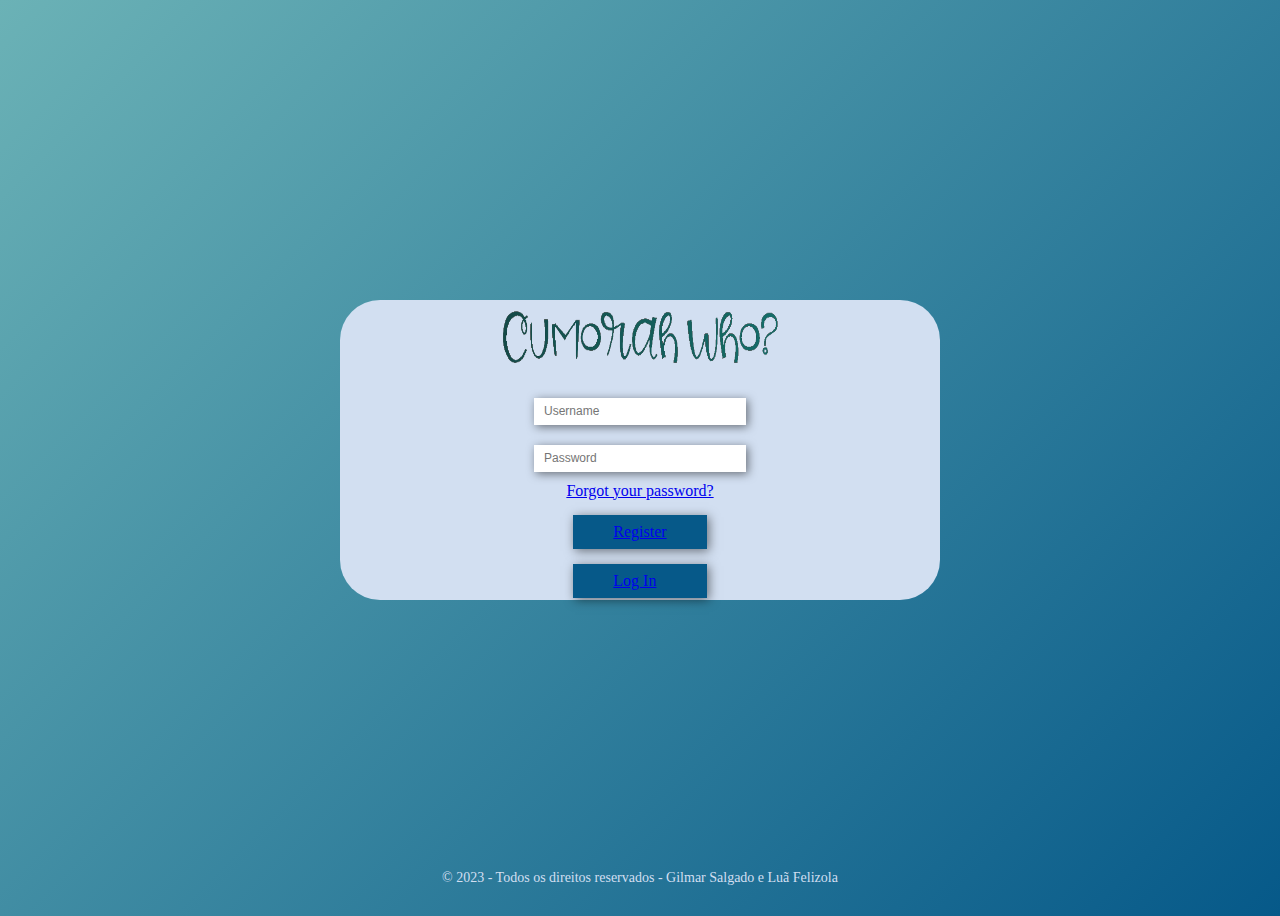
<file: index.html>
<!DOCTYPE html>
<html lang="en">
<head>
    <meta charset="UTF-8">
    <meta name="viewport" content="width=device-width, initial-scale=1.0">
    <link href="./assets/css/index.css" rel="stylesheet">
    <title>Cumorah Who?</title>
</head>
<body>
    <main id="main">
        <div id="loginScreen">
            <div id="title"><img id="title_img" src="./assets/img/logo.png"></div>
                <div id="username">
                    <input type="text" placeholder="Username">
                </div>
                <div id="password">
                    <input type="password" placeholder="Password">
                </div>
                <div id="forgot_password">
                    <a href="./pages/forgotpassword.html">Forgot your password?</a>
                </div>
                <div id="login_register">
                    <div id="login">
                        <a href="./pages/register.html">Register</a>
                    </div>
                    <div id="login">
                        <a href="./pages/selectquiz.html">Log In</a>
                    </div>
                </div>
            
            </div>
   
    </main>


    <footer>
         <p>&copy; 2023 - Todos os direitos reservados - Gilmar Salgado e Luã Felizola</p>
    </footer>
</body>
</html>
</file>
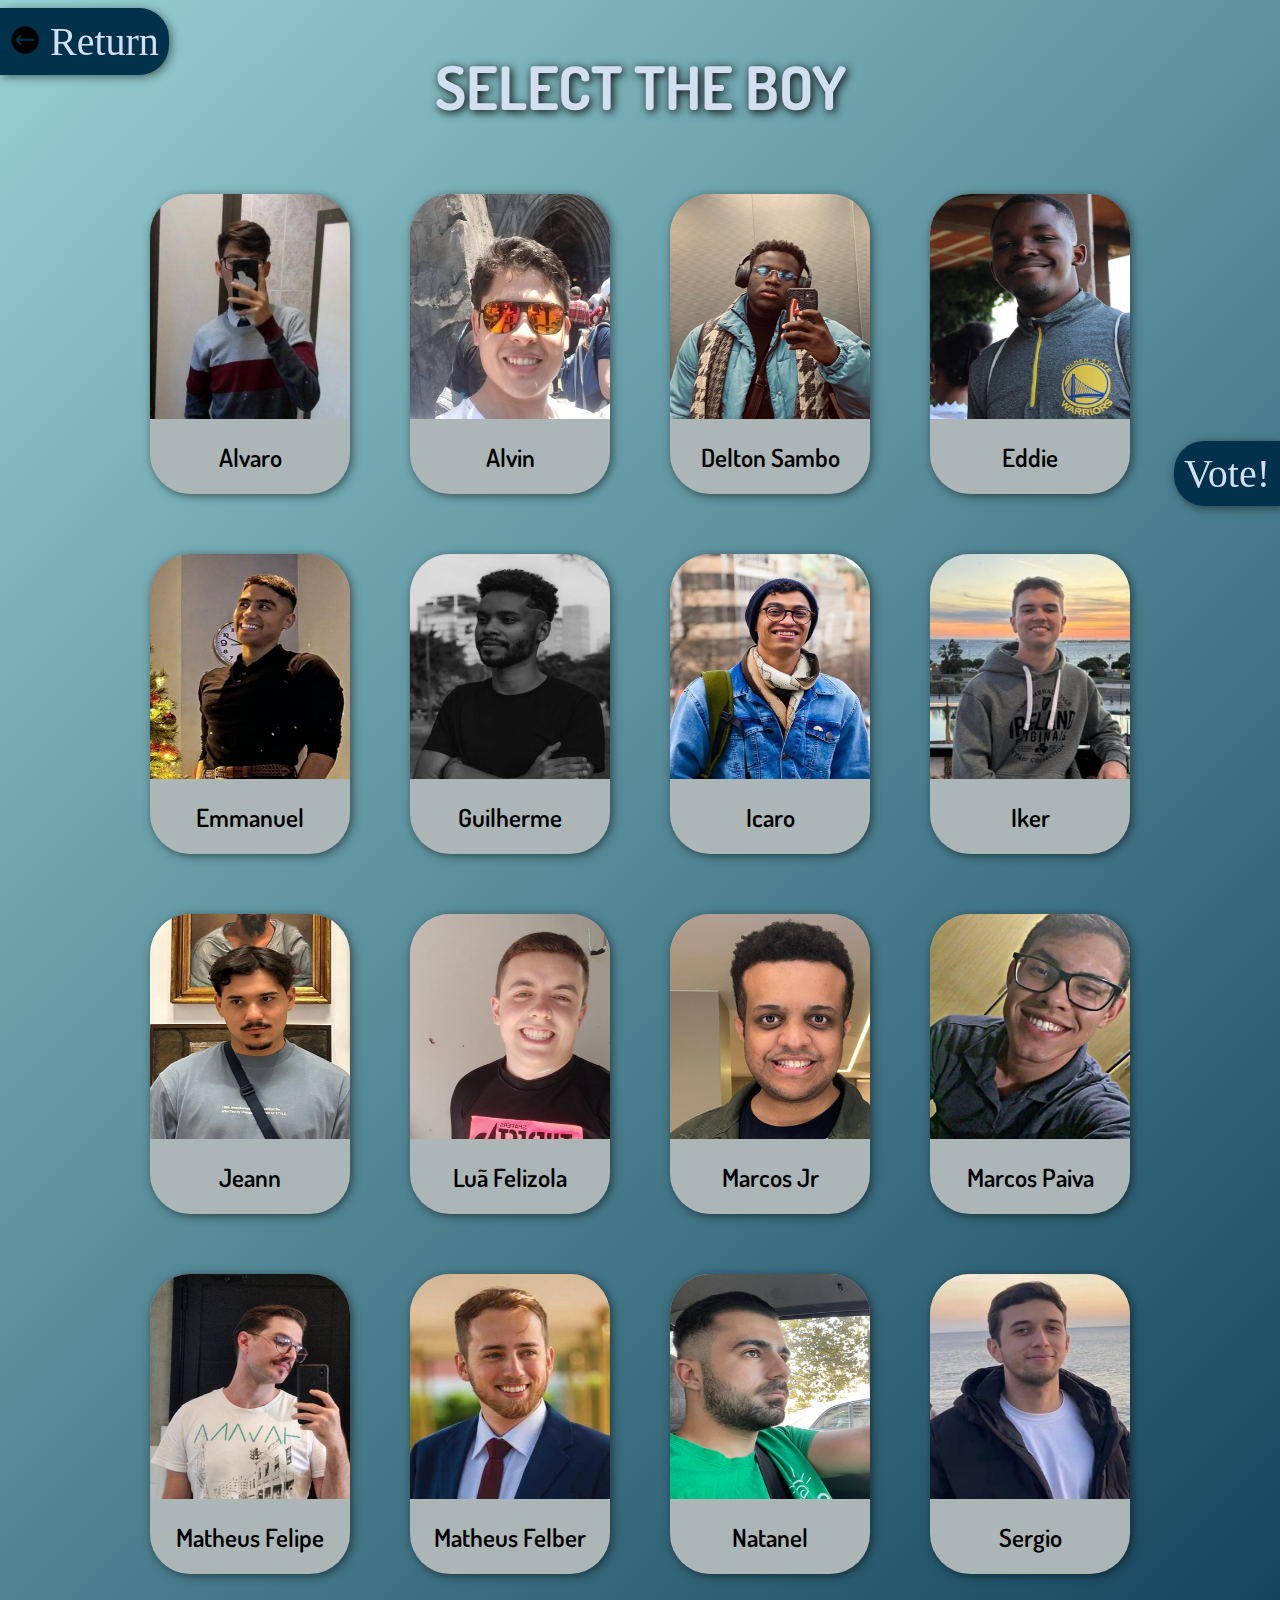
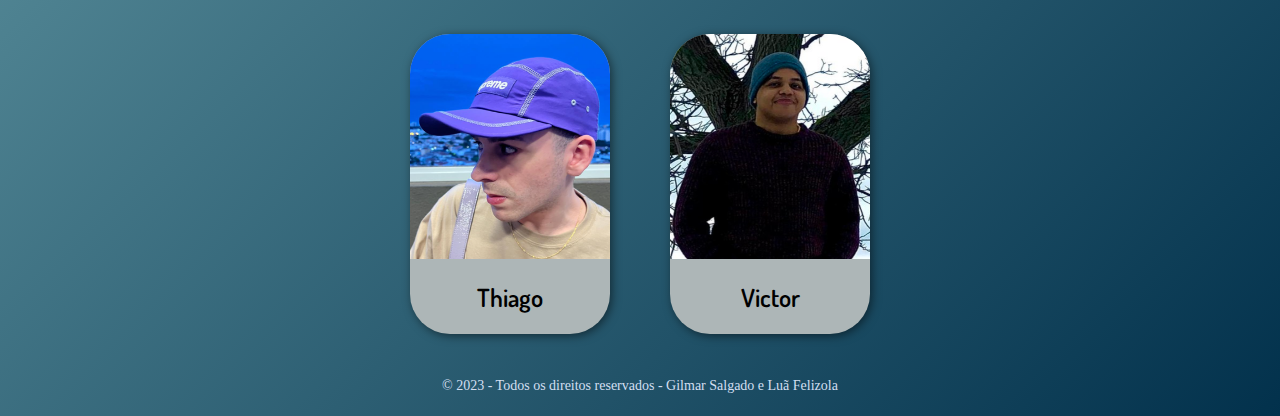
<file: pages/bestlookingboy.html>
<!DOCTYPE html>
<html lang="en">
<head>
    <meta charset="UTF-8">
    <meta name="viewport" content="width=device-width, initial-scale=1.0">
    <link href="../assets/css/bestlookingboy.css" rel="stylesheet">
    <link rel="preconnect" href="https://fonts.googleapis.com">
    <link rel="preconnect" href="https://fonts.gstatic.com" crossorigin>
    <link href="https://fonts.googleapis.com/css2?family=Dosis:wght@200..800&family=Protest+Revolution&display=swap" rel="stylesheet">
    <title>Select Your Person - Cumorah Who?</title>
</head>
<body>
    <body>
        <main id="main">
            <div id="topbuttons">
                <a id="returnbutton" href="./selectquiz.html"> <img id="returnimg" src="../assets/img/back.png"> Return</a>
            </div>
            <div class="title"><h1>SELECT THE BOY</h1></div>
            <div id="people_options">
                <div class="option">
                    <img class="option_img" src="../assets/img/people/Alvaro.png">
                    <a  class="select">
                        <div class="option_name">Alvaro</div>
                    </a>
                </div>
                <div class="option">
                    <img class="option_img" src="../assets/img/people/Alvin.jpg">
                    <a  class="select">
                        <div class="option_name">Alvin</div>
                    </a>
                </div>
                <div class="option">
                    <img class="option_img" src="../assets/img/people/delton.png">
                    <a  class="select">
                        <div class="option_name">Delton Sambo</div>
                    </a>
                </div>
                <div class="option">
                    <img class="option_img" src="../assets/img/people/eddie.png">
                    <a  class="select">
                        <div class="option_name">Eddie</div>
                    </a>
                </div>
                <div class="option">
                    <img class="option_img" src="../assets/img/people/emmanuel.png">
                    <a  class="select">
                        <div class="option_name">Emmanuel</div>
                    </a>
                </div>
                <div class="option">
                    <img class="option_img" src="../assets/img/people/guilherme.png">
                    <a  class="select">
                        <div class="option_name">Guilherme</div>
                    </a>
                </div>
                <div class="option">
                    <img class="option_img" src="../assets/img/people/icaro.png">
                    <a  class="select">
                        <div class="option_name">Icaro</div>
                    </a>
                </div>
                <div class="option">
                    <img class="option_img" src="../assets/img/people/iker.png">
                    <a  class="select">
                        <div class="option_name">Iker</div>
                    </a>
                </div>
                <div class="option">
                    <img class="option_img" src="../assets/img/people/jeann.png">
                    <a  class="select">
                        <div class="option_name">Jeann</div>
                    </a>
                </div>
                <div class="option">
                    <img class="option_img" src="../assets/img/people/lua.png">
                    <a href="thankyou.html" class="select">
                        <div class="option_name">Luã Felizola</div>
                    </a>
                </div>
                <div class="option">
                    <img class="option_img" src="../assets/img/people/marcos jr.png">
                    <a href="thankyou.html" class="select">
                        <div class="option_name">Marcos Jr</div>
                    </a>
                </div>
                <div class="option">
                    <img class="option_img" src="../assets/img/people/marcos p.png">
                    <a href="thankyou.html" class="select">
                       
                        <div class="option_name">Marcos Paiva</div>
                    </a>
                </div>
                <div class="option">
                    <img class="option_img" src="../assets/img/people/matheusfelipe.png">
                    <a  class="select">
                        <div class="option_name">Matheus Felipe</div>
                    </a>
                </div>
                <div class="option">
                    <img class="option_img" src="../assets/img/people/matheusfelber.jpeg">
                    <a  class="select">
                        <div class="option_name">Matheus Felber</div>
                    </a>
                </div>
                <div class="option">
                    <img class="option_img" src="../assets/img/people/natanel.png">
                    <a  class="select">
                        <div class="option_name">Natanel</div>
                    </a>
                </div>
                <div class="option">
                    <img class="option_img" src="../assets/img/people/sergio.png">
                    <a  class="select">
                        <div class="option_name">Sergio</div>
                    </a>
                </div>
                <div class="option">
                    <img class="option_img" src="../assets/img/people/thiago.png">
                    <a  class="select">
                        <div class="option_name">Thiago</div>
                    </a>
                </div>
                <div class="option">
                    <img class="option_img" src="../assets/img/people/victor.png">
                    <a  class="select">
                        <div class="option_name">Victor</div>
                    </a>
                </div>

            </div>
            
        </main>
    
        <div id="vote_button_container">
            <a href="thankyou.html" id="vote_anchor">Vote!</a>
        </div>

        <footer>
             <p>&copy; 2023 - Todos os direitos reservados - Gilmar Salgado e Luã Felizola</p>
        </footer>
    </body>
    </html>
    
</body>

</html>
</file>
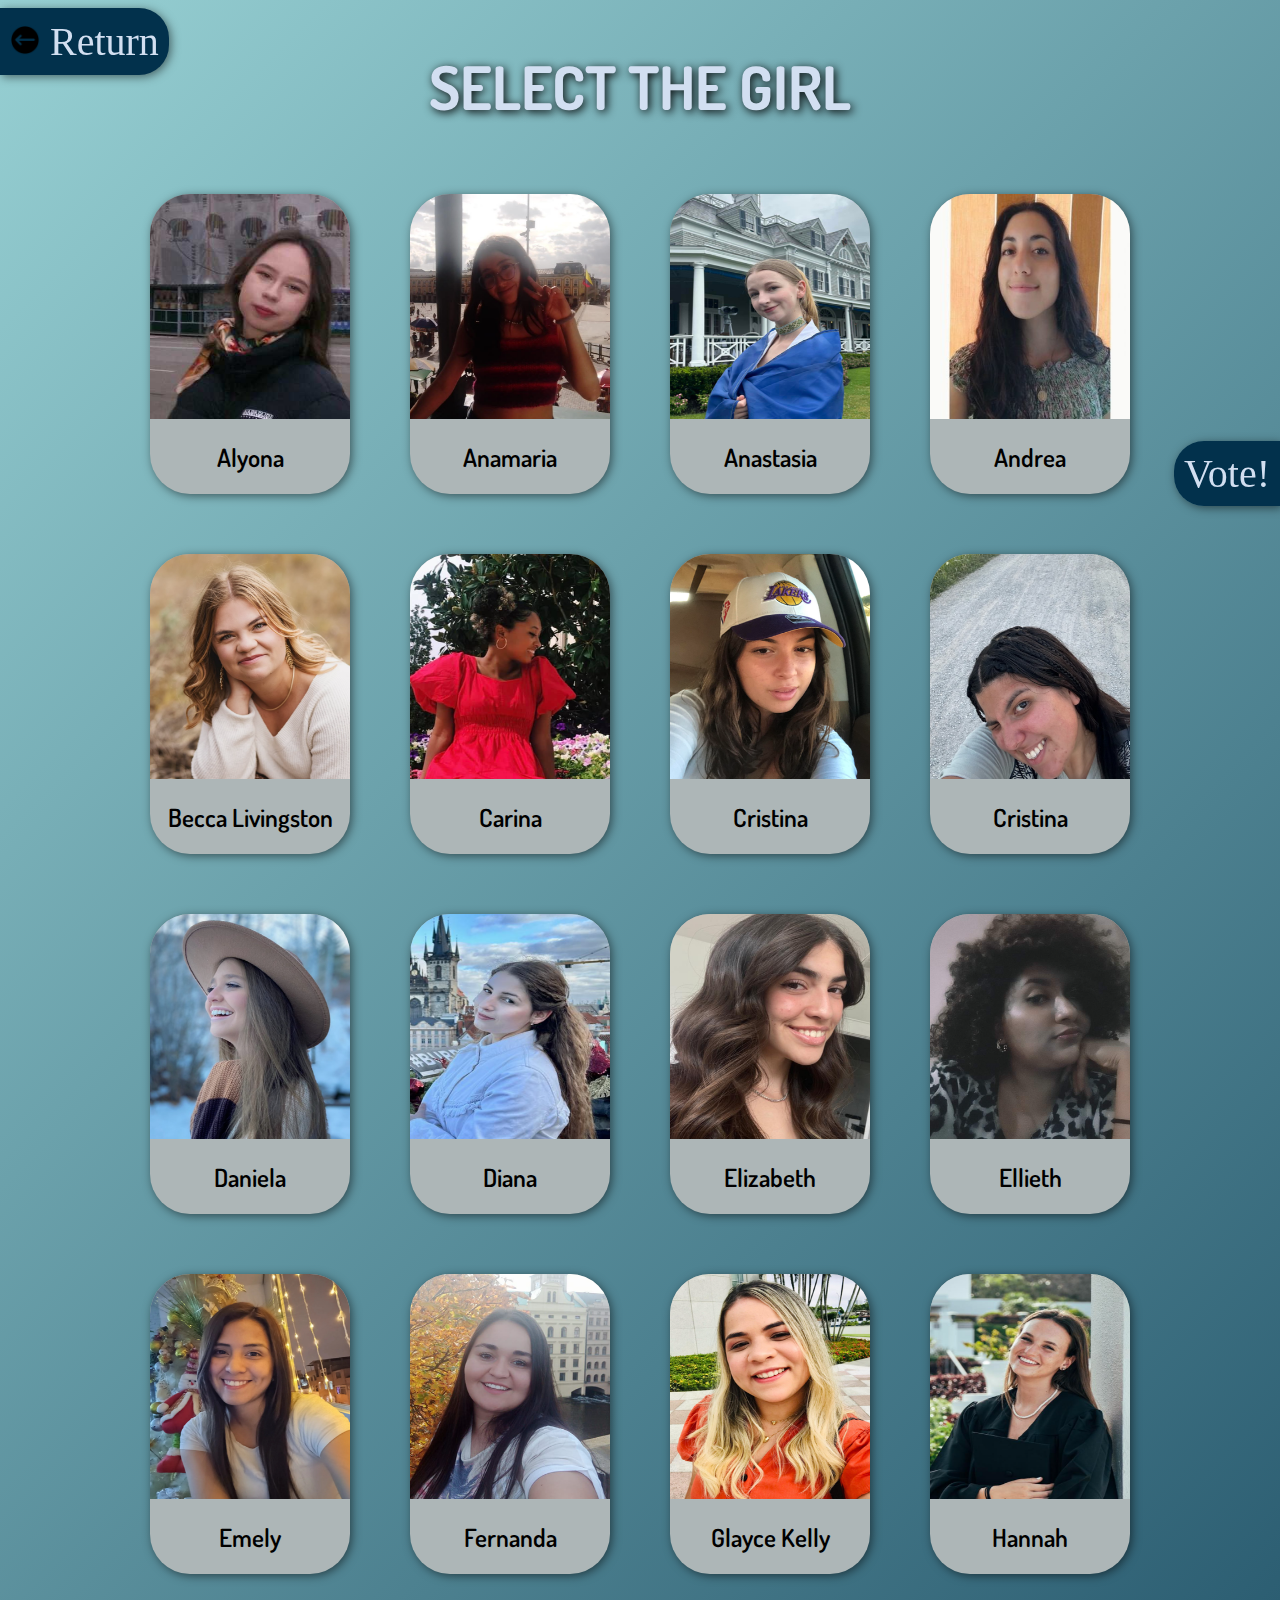
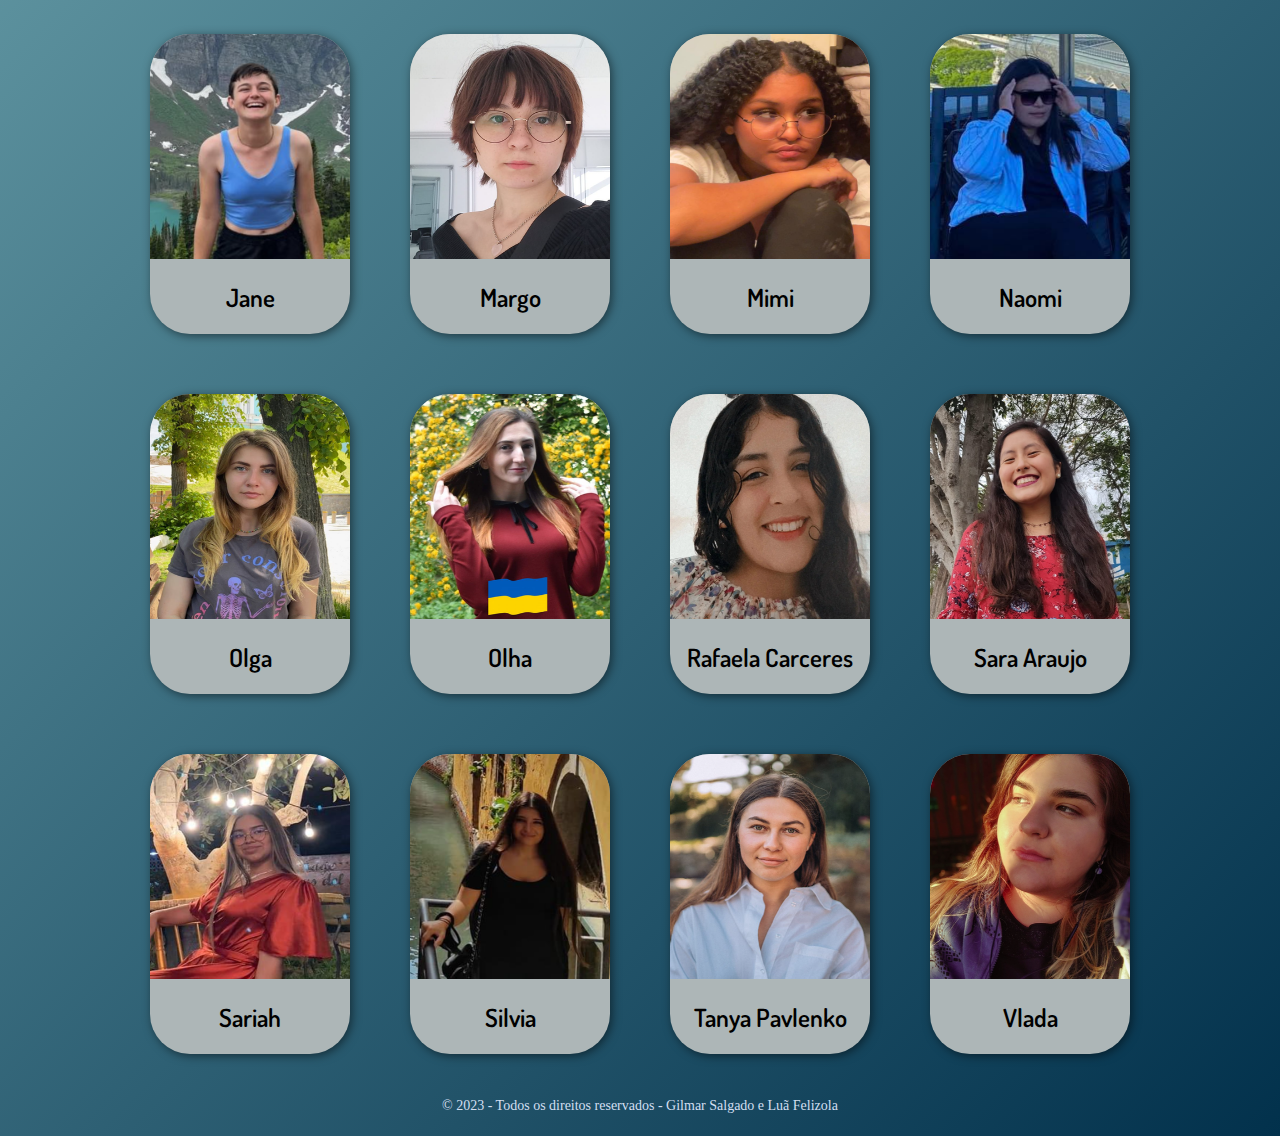
<file: pages/bestlookinggirl.html>
<!DOCTYPE html>
<html lang="en">
<head>
    <meta charset="UTF-8">
    <meta name="viewport" content="width=device-width, initial-scale=1.0">
    <link href="../assets/css/bestlookinggirl.css" rel="stylesheet">
    <link rel="preconnect" href="https://fonts.googleapis.com">
    <link rel="preconnect" href="https://fonts.gstatic.com" crossorigin>
    <link href="https://fonts.googleapis.com/css2?family=Dosis:wght@200..800&family=Protest+Revolution&display=swap" rel="stylesheet">
    <title>Select Your Person - Cumorah Who?</title>
</head>
<body>
    <body>
        <main id="main">
            <div id="topbuttons">
                <a id="returnbutton" href="./selectquiz.html"> <img id="returnimg" src="../assets/img/back.png"> Return</a>
            </div>
            <div class="title"><h1>SELECT THE GIRL</h1></div>
            <div id="people_options">
                <div class="option">
                    <img class="option_img" src="../assets/img/people/alyona.jpeg">
                    <a href="thankyou.html" class="select">
                        <div class="option_name">Alyona</div>
                    </a>
                </div>
                <div class="option">
                    <img class="option_img" src="../assets/img/people/anamaria.png">
                    <a  class="select">
                        <div class="option_name">Anamaria</div>
                    </a>
                </div>
                <div class="option">
                    <img class="option_img" src="../assets/img/people/anastasia.png">
                    <a  class="select">
                        <div class="option_name">Anastasia</div>
                    </a>
                </div>
                <div class="option">
                    <img class="option_img" src="../assets/img/people/andrea.jpg">
                    <a  class="select">
                        <div class="option_name">Andrea</div>
                    </a>
                </div>
                <div class="option">
                    <img class="option_img" src="../assets/img/people/becca.png">
                    <a  class="select">
                        <div class="option_name">Becca Livingston</div>
                    </a>
                </div>
                <div class="option">
                    <img class="option_img" src="../assets/img/people/carina.png">
                    <a  class="select">
                        <div class="option_name">Carina</div>
                    </a>
                </div>
                <div class="option">
                    <img class="option_img" src="../assets/img/people/cristina a.png">
                    <a  class="select">
                        <div class="option_name">Cristina</div>
                    </a>
                </div>
                <div class="option">
                    <img class="option_img" src="../assets/img/people/cristina b.png">
                    <a  class="select">
                        <div class="option_name">Cristina</div>
                    </a>
                </div>
                <div class="option">
                    <img class="option_img" src="../assets/img/people/daniela.png">
                    <a  class="select">
                        <div class="option_name">Daniela</div>
                    </a>
                </div>
                <div class="option">
                    <img class="option_img" src="../assets/img/people/diana.png">
                    <a  class="select">
                        <div class="option_name">Diana</div>
                    </a>
                </div>
                <div class="option">
                    <img class="option_img" src="../assets/img/people/elizabeth.png">
                    <a  class="select">
                        <div class="option_name">Elizabeth</div>
                    </a>
                </div>
                <div class="option">
                    <img class="option_img" src="../assets/img/people/ellieth.png">
                    <a  class="select">
                        <div class="option_name">Ellieth</div>
                    </a>
                </div>
                <div class="option">
                    <img class="option_img" src="../assets/img/people/emely.png">
                    <a  class="select">
                        <div class="option_name">Emely</div>
                    </a>
                </div>
                <div class="option">
                    <img class="option_img" src="../assets/img/people/fernanda.png">
                    <a  class="select">
                        <div class="option_name">Fernanda</div>
                    </a>
                </div>
                <div class="option">
                    <img class="option_img" src="../assets/img/people/glayce.png">
                    <a  class="select">
                        <div class="option_name">Glayce Kelly</div>
                    </a>
                </div>
                <div class="option">
                    <img class="option_img" src="../assets/img/people/hannah.png">
                    <a  class="select">
                        <div class="option_name">Hannah</div>
                    </a>
                </div>
                <div class="option">
                    <img class="option_img" src="../assets/img/people/jane.png">
                    <a  class="select">
                        <div class="option_name">Jane</div>
                    </a>
                </div>
                <div class="option">
                    <img class="option_img" src="../assets/img/people/margo.png">
                    <a  class="select">
                        <div class="option_name">Margo</div>
                    </a>
                </div>
                <div class="option">
                    <img class="option_img" src="../assets/img/people/mimi.png">
                    <a  class="select">
                        <div class="option_name">Mimi</div>
                    </a>
                </div>
                <div class="option">
                    <img class="option_img" src="../assets/img/people/naomi.png">
                    <a  class="select">
                        <div class="option_name">Naomi</div>
                    </a>
                </div>
                <div class="option">
                    <img class="option_img" src="../assets/img/people/olga.png">
                    <a  class="select">
                        <div class="option_name">Olga</div>
                    </a>
                </div>
                <div class="option">
                    <img class="option_img" src="../assets/img/people/olha.png">
                    <a  class="select">
                        <div class="option_name">Olha</div>
                    </a>
                </div>   <div class="option">
                    <img class="option_img" src="../assets/img/people/rafaela.png">
                    <a  class="select">
                        <div class="option_name">Rafaela Carceres</div>
                    </a>
                </div>
                <div class="option">
                    <img class="option_img" src="../assets/img/people/sara.png">
                    <a  class="select">
                        <div class="option_name">Sara Araujo</div>
                    </a>
                </div>
                <div class="option">
                    <img class="option_img" src="../assets/img/people/sariah.png">
                    <a  class="select">
                        <div class="option_name">Sariah</div>
                    </a>
                </div>
                <div class="option">
                    <img class="option_img" src="../assets/img/people/silvia.png">
                    <a  class="select">
                        <div class="option_name">Silvia</div>
                    </a>
                </div>
                <div class="option">
                    <img class="option_img" src="../assets/img/people/tanya.png">
                    <a  class="select">
                        <div class="option_name">Tanya Pavlenko</div>
                    </a>
                </div>
                <div class="option">
                    <img class="option_img" src="../assets/img/people/vlada.png">
                    <a  class="select">
                        <div class="option_name">Vlada</div>
                    </a>
                </div>
            </div>

        </main>
    
        <div id="vote_button_container">
            <a href="thankyou.html" id="vote_anchor">Vote!</a>
        </div>

        <footer>
             <p>&copy; 2023 - Todos os direitos reservados - Gilmar Salgado e Luã Felizola</p>
        </footer>
    </body>
    </html>
    
</body>

</html>
</file>
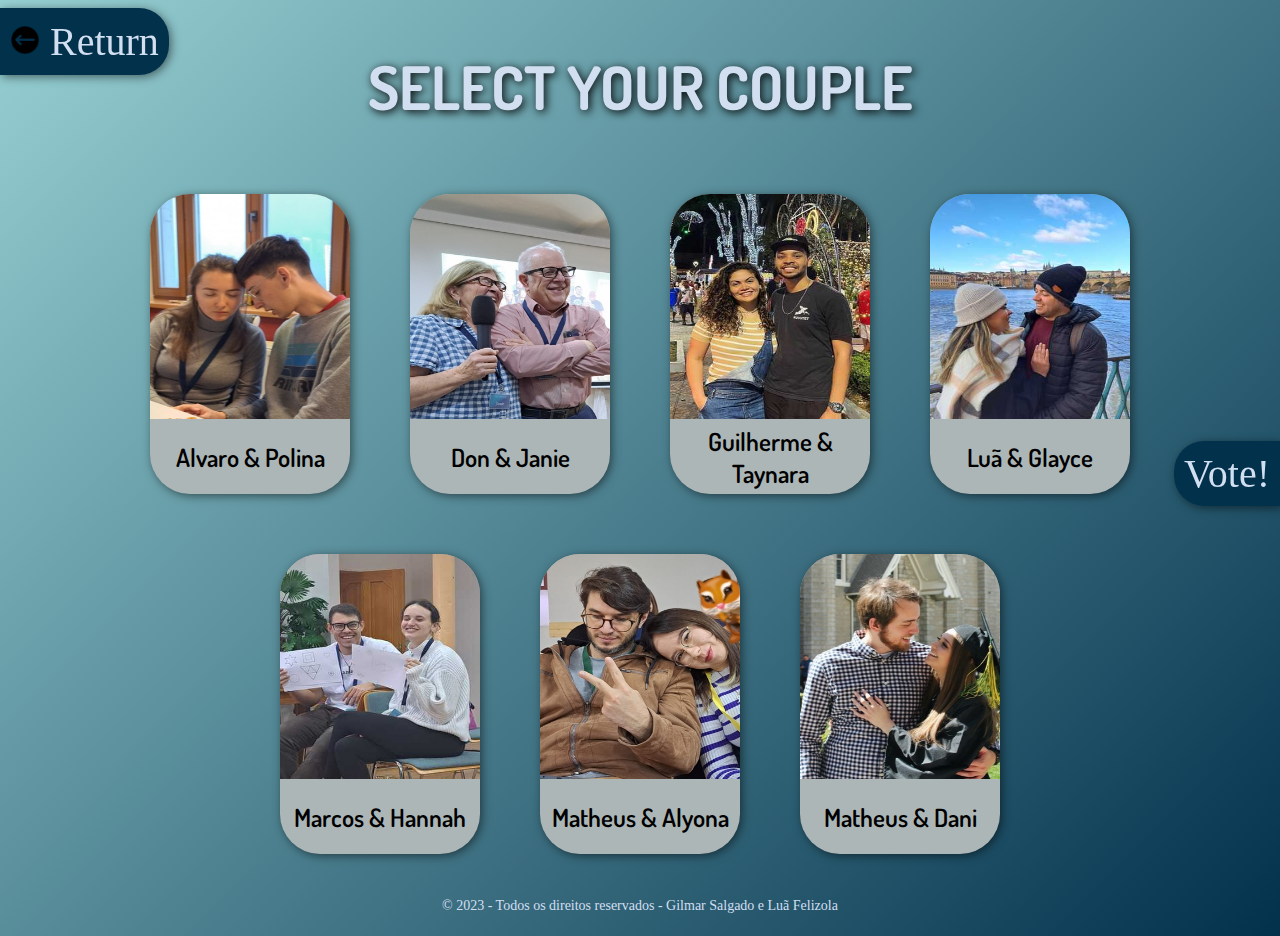
<file: pages/couples.html>
<!DOCTYPE html>
<html lang="en">
<head>
    <meta charset="UTF-8">
    <meta name="viewport" content="width=device-width, initial-scale=1.0">
    <link href="../assets/css/selectperson.css" rel="stylesheet">
    <link rel="preconnect" href="https://fonts.googleapis.com">
    <link rel="preconnect" href="https://fonts.gstatic.com" crossorigin>
    <link href="https://fonts.googleapis.com/css2?family=Dosis:wght@200..800&family=Protest+Revolution&display=swap" rel="stylesheet">
    <title>Select Your Couple - Cumorah Who?</title>
</head>
<body>
    <body>
        <main id="main">
            <div id="topbuttons">
                <a id="returnbutton" href="./selectquiz.html"> <img id="returnimg" src="../assets/img/back.png"> Return</a>
            </div>
            <div class="title"><h1>SELECT YOUR COUPLE</h1></div>
            <div id="people_options">
                <div class="option">
                    <img class="option_img" src="../assets/img/couples/alvaropolina.jpeg">
                    <a href="thankyou.html" class="select">
                        <div class="option_name">Alvaro & Polina</div>
                    </a>
                </div>

                <div class="option">
                    <img class="option_img" src="../assets/img/couples/donjanie.jpeg">
                    <a  class="select">
                        <div class="option_name">Don & Janie</div>
                    </a>
                </div>
                <div class="option">
                    <img class="option_img" src="../assets/img/couples/guilhermetaynara.jpeg">
                    <a  class="select">
                        <div class="option_name">Guilherme & Taynara</div>
                    </a>
                </div>
                <div class="option">
                    <img class="option_img" src="../assets/img/couples/luaglayce.jpeg">
                    <a  class="select">
                        <div class="option_name">Luã & Glayce</div>
                    </a>
                </div>
                <div class="option">
                    <img class="option_img" src="../assets/img/couples/marcoshannah.jpeg">
                    <a  class="select">
                        <div class="option_name">Marcos & Hannah</div>
                    </a>
                </div>
                <div class="option">
                    <img class="option_img" src="../assets/img/couples/matheusalyona.jpeg">
                    <a  class="select">
                        <div class="option_name">Matheus & Alyona</div>
                    </a>
                </div>
                <div class="option">
                    <img class="option_img" src="../assets/img/couples/matheusdani.jpg">
                    <a  class="select">
                        <div class="option_name">Matheus & Dani</div>
                    </a>
                </div>
               
            </div>

        </main>
    
        <div id="vote_button_container">
            <a href="thankyou.html" id="vote_anchor">Vote!</a>
        </div>

        <footer>
             <p>&copy; 2023 - Todos os direitos reservados - Gilmar Salgado e Luã Felizola</p>
        </footer>
    </body>
    </html>
    
</body>

</html>
</file>
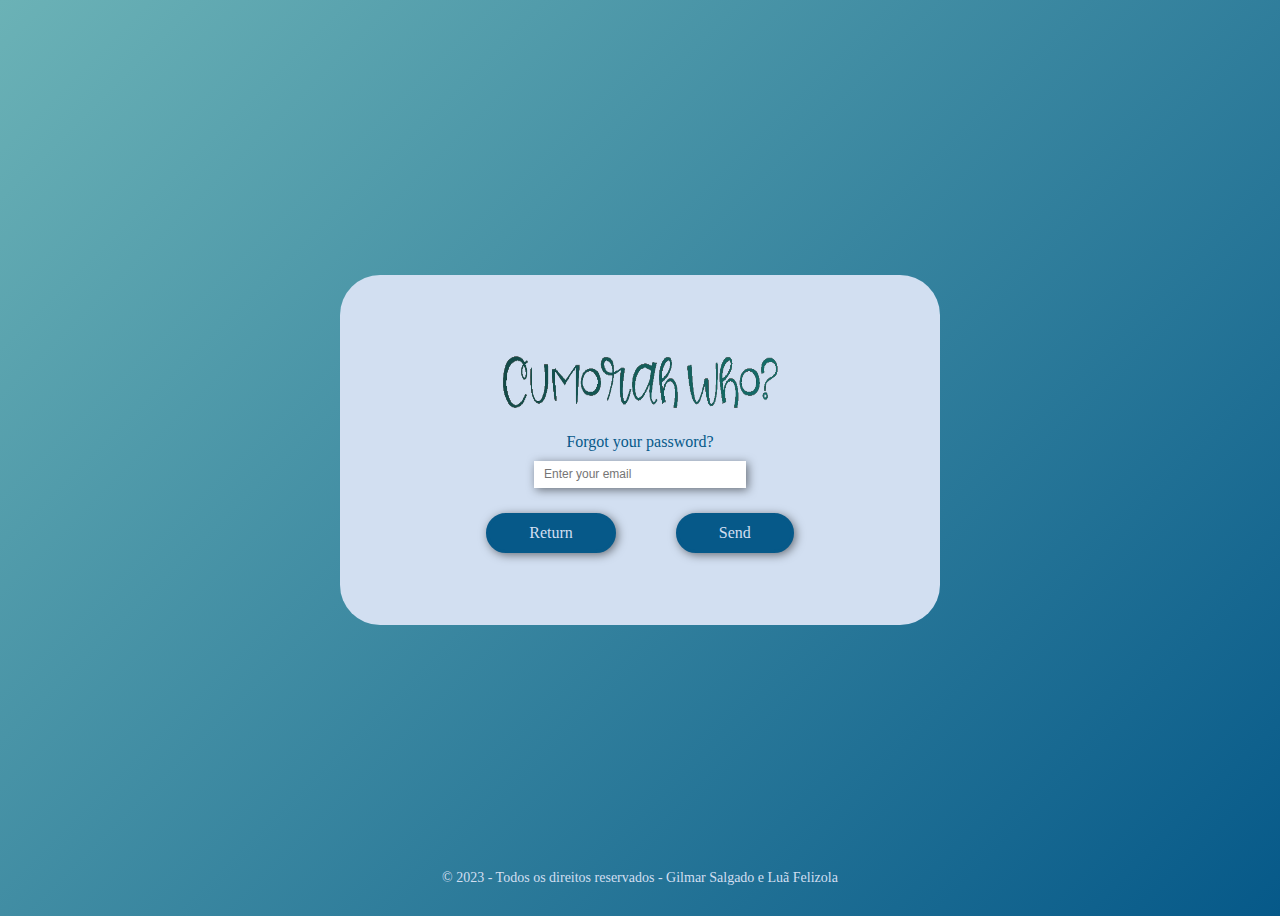
<file: pages/forgotpassword.html>
<!DOCTYPE html>
<html lang="en">
<head>
    <meta charset="UTF-8">
    <meta name="viewport" content="width=device-width, initial-scale=1.0">
    <link href="../assets/css/forgotpassword.css" rel="stylesheet">
    <title>Cumorah Who?</title>
    <script>

        function myFunction() {
          alert("Check your email to reset your password.");
        }
       
    </script>
</head>
<body>
    <main id="main">
        <div id="loginScreen">
            <div id="title"><img id="title_img" src="../assets/img/logo.png"></div>
                <div id="forgot_password">Forgot your password?</div>
                <div id="username">
                    <input type="text" id="inputemail" placeholder="Enter your email">
                </div>
                <div id="return_send">
                    <div id="login">
                        <a href="../index.html">Return</a>
                    </div>
                    <div id="login">
                        <a id="sendbutton" onclick="myFunction()">Send</a>
                    </div>
                </div>
            
            </div>
   
    </main>

    <footer>
         <p>&copy; 2023 - Todos os direitos reservados - Gilmar Salgado e Luã Felizola</p>
    </footer>
</body>
</html>
</file>
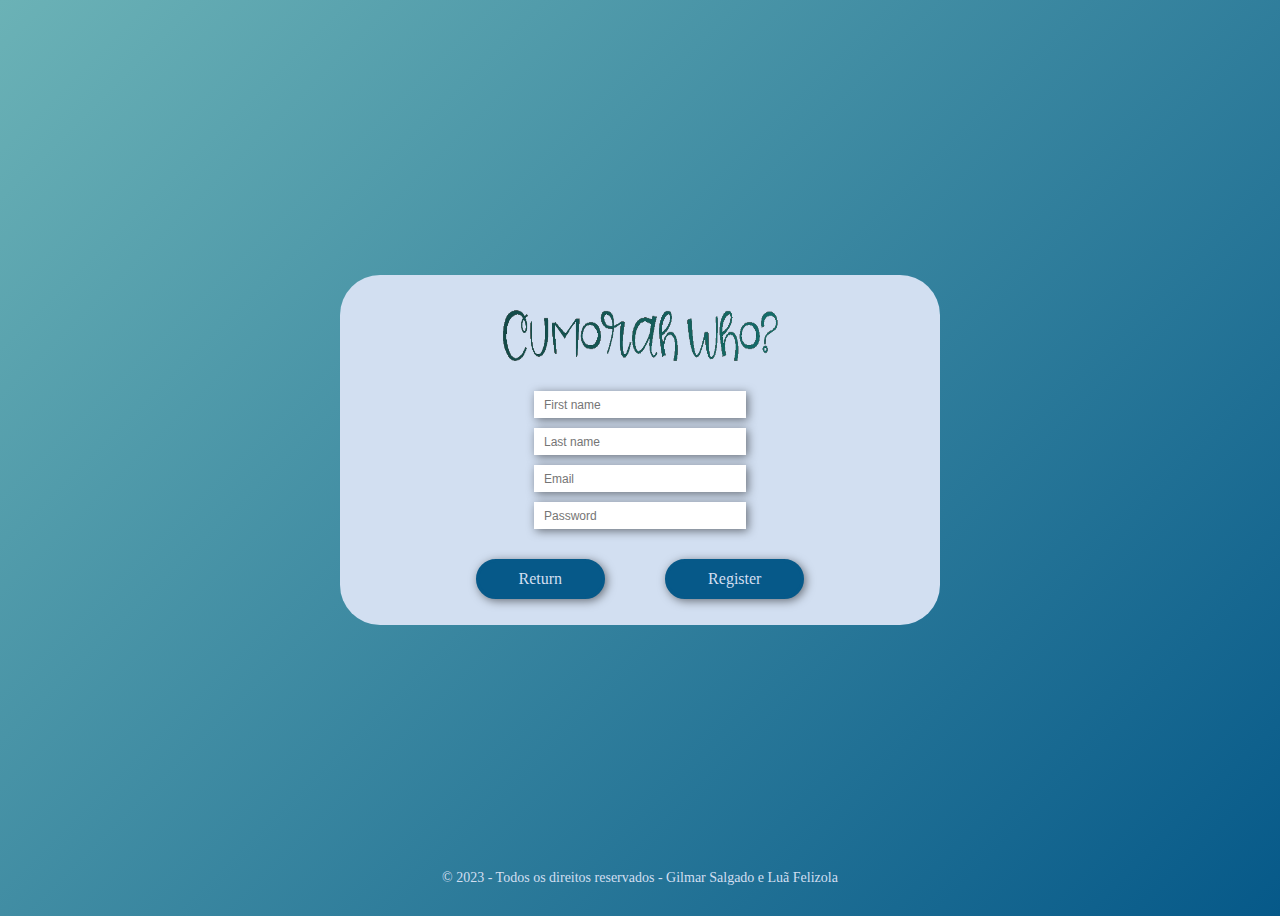
<file: pages/register.html>
<!DOCTYPE html>
<html lang="en">
<head>
    <meta charset="UTF-8">
    <meta name="viewport" content="width=device-width, initial-scale=1.0">
    <link href="../assets/css/register.css" rel="stylesheet">
    <title>Register - Cumorah Who?</title>
</head>
<body>
    <main id="main">
        <div id="registerScreen">
            <div id="title"><img id="title_img" src="../assets/img/logo.png"></div>
                <div id="input">
                    <input type="text" placeholder="First name">
                </div>
                <div id="input">
                    <input type="text" placeholder="Last name">
                </div>
                <div id="input">
                    <input type="text" placeholder="Email">
                </div>
                <div id="input">
                    <input type="password" placeholder="Password">
                </div>
                <div id="return_register">
                    <div id="login">
                        <a href="../index.html">Return</a>
                    </div>
                    <div id="login">
                        <a onclick="myFunction()">Register</a>
                    </div>
                </div>
            </div>
   
    </main>
        <script>
        function myFunction() {
          alert("Registration complete! You may return.");
        }
        </script>

    <footer>
         <p>&copy; 2023 - Todos os direitos reservados - Gilmar Salgado e Luã Felizola</p>
    </footer>
</body>
</html>
</file>
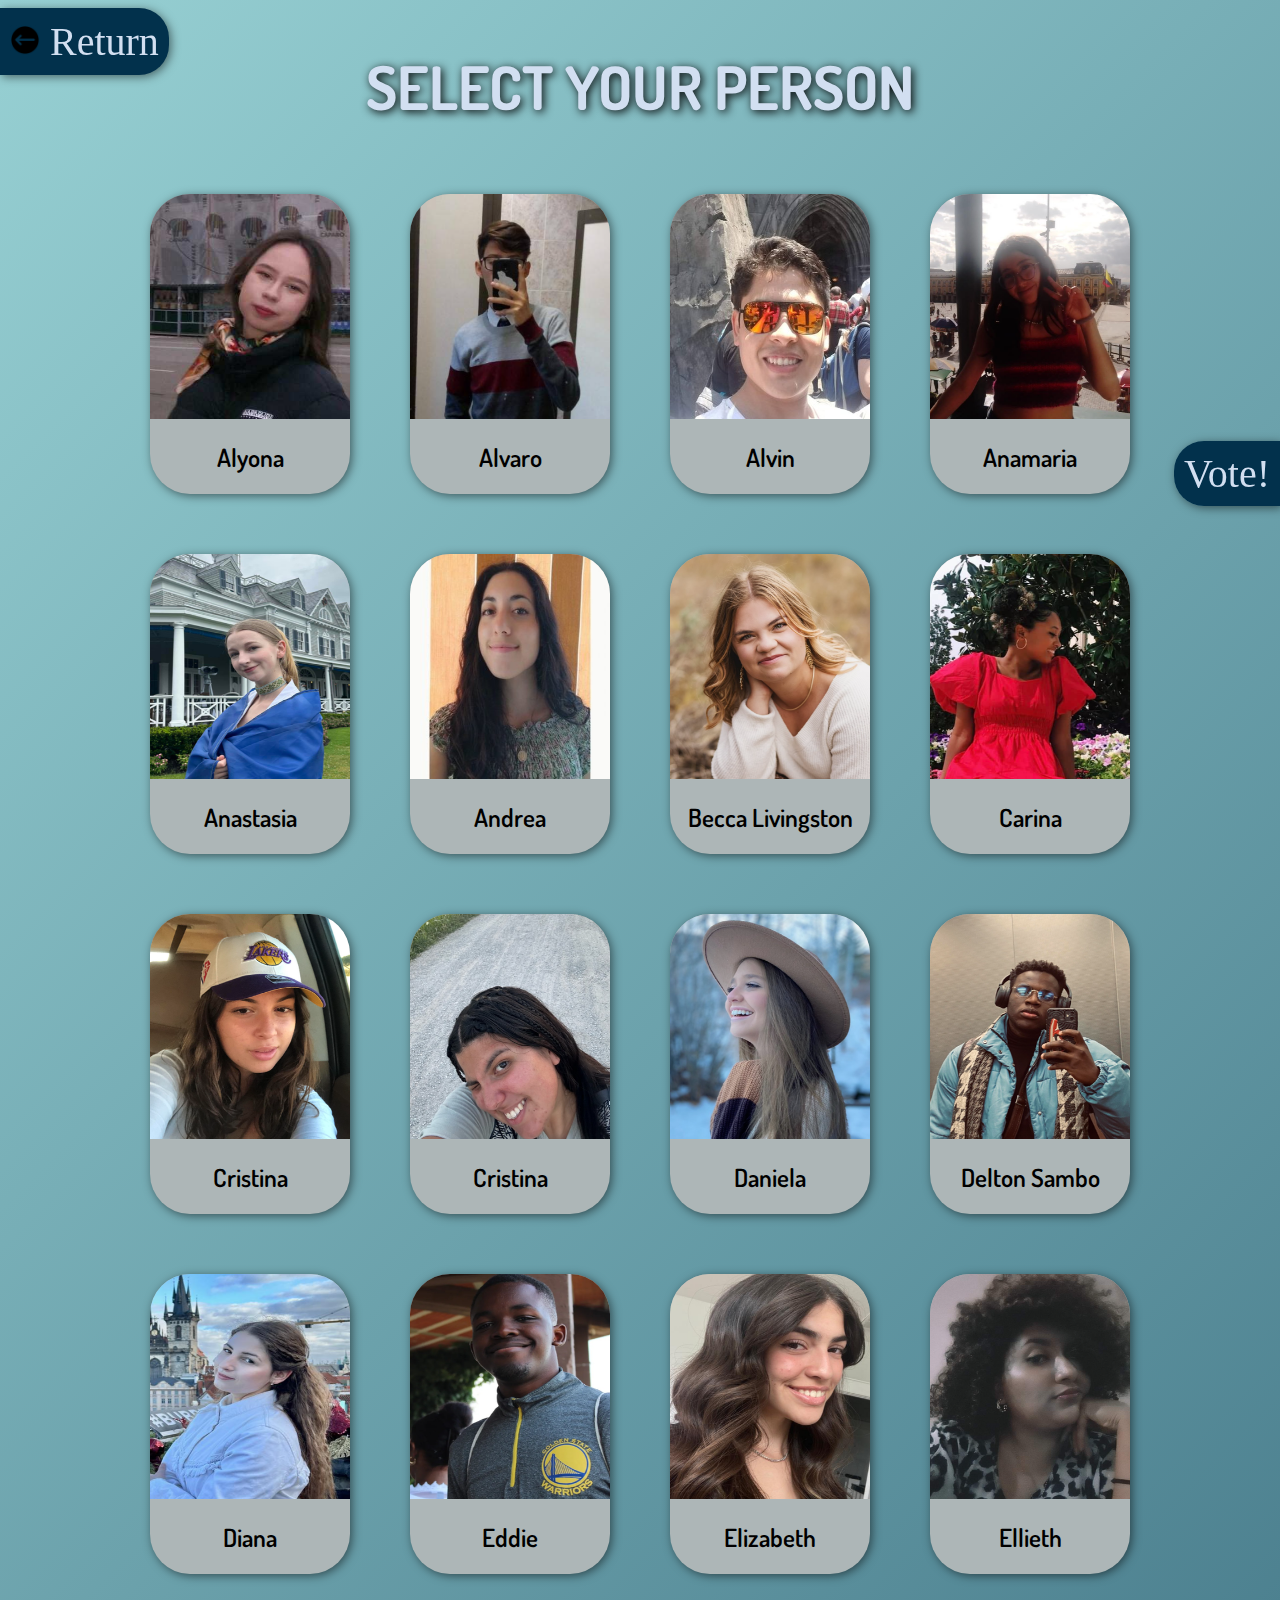
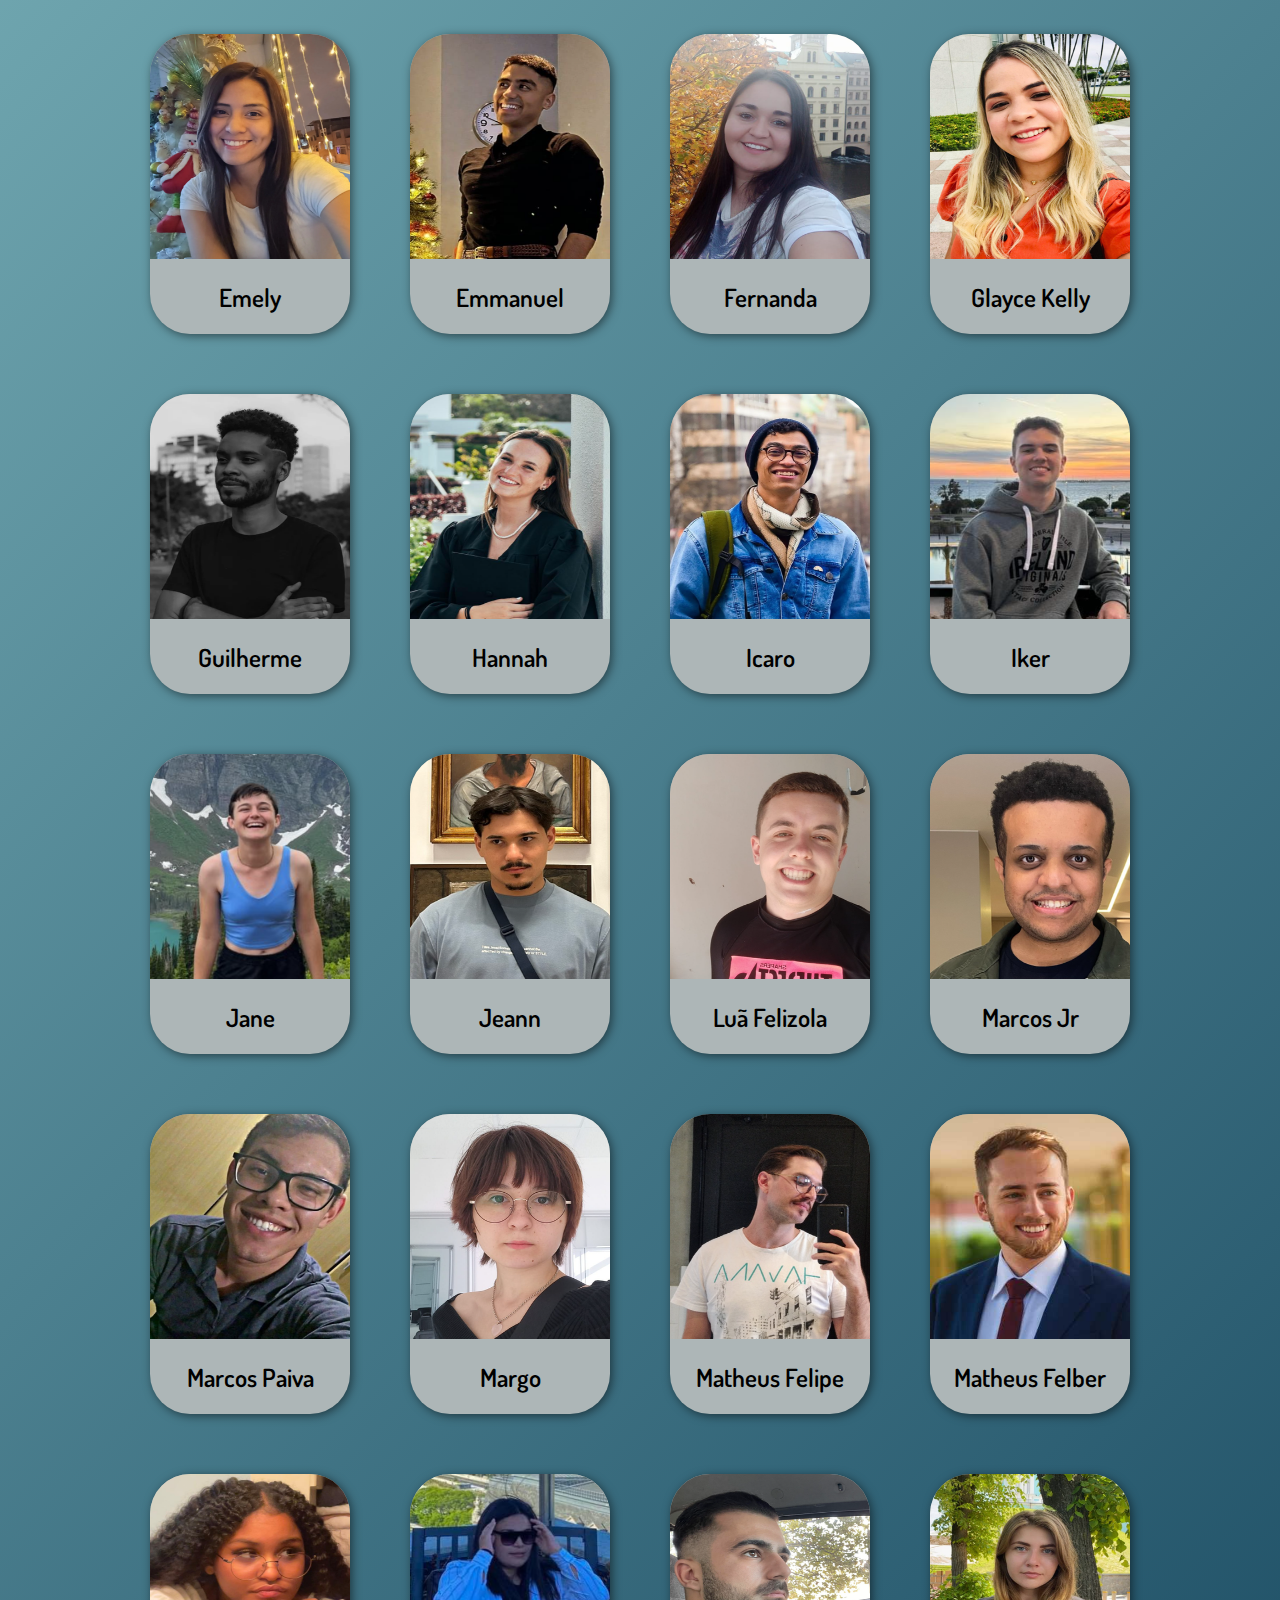
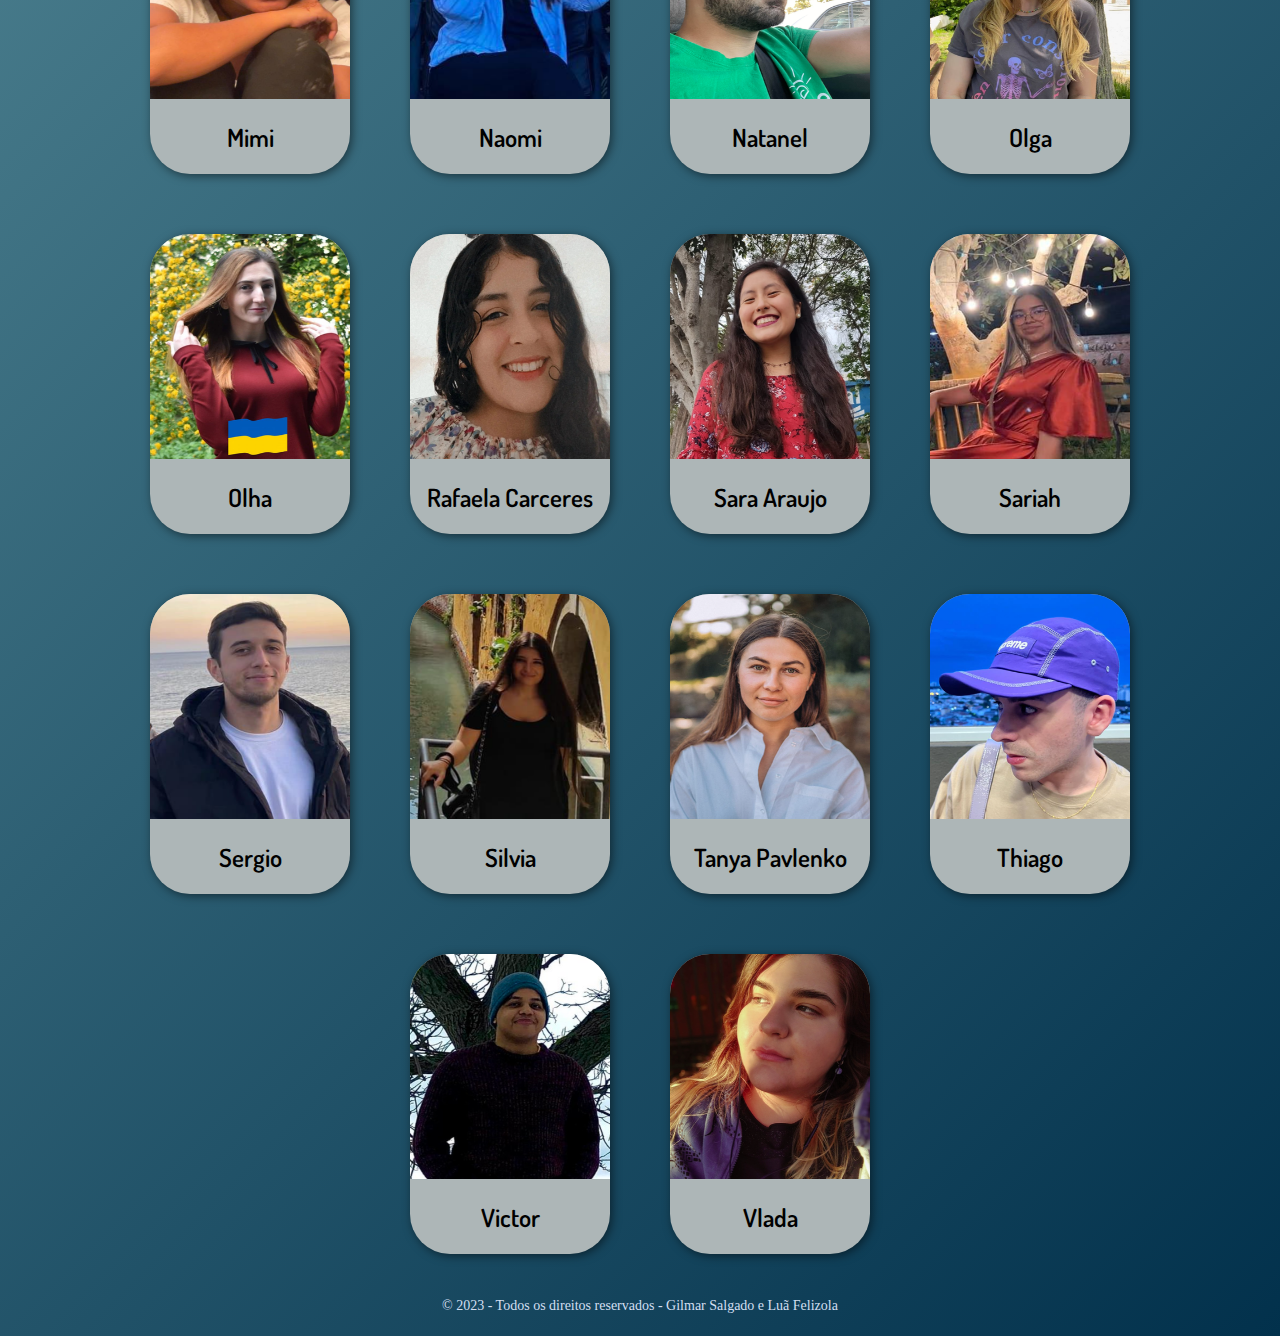
<file: pages/selectperson.html>
<!DOCTYPE html>
<html lang="en">
<head>
    <meta charset="UTF-8">
    <meta name="viewport" content="width=device-width, initial-scale=1.0">
    <link href="../assets/css/selectperson.css" rel="stylesheet">
    <link rel="preconnect" href="https://fonts.googleapis.com">
    <link rel="preconnect" href="https://fonts.gstatic.com" crossorigin>
    <link href="https://fonts.googleapis.com/css2?family=Dosis:wght@200..800&family=Protest+Revolution&display=swap" rel="stylesheet">
    <title>Select Your Person - Cumorah Who?</title>
</head>
<body>
    <body>
        <main id="main">
            <div id="topbuttons">
                <a id="returnbutton" href="./selectquiz.html"> <img id="returnimg" src="../assets/img/back.png"> Return</a>
            </div>
            <div class="title"><h1>SELECT YOUR PERSON</h1></div>
            <div id="people_options">
                <div class="option">
                    <img class="option_img" src="../assets/img/people/alyona.jpeg">
                    <a href="thankyou.html" class="select">
                        <div class="option_name">Alyona</div>
                    </a>
                </div>

                <div class="option">
                    <img class="option_img" src="../assets/img/people/Alvaro.png">
                    <a  class="select">
                        <div class="option_name">Alvaro</div>
                    </a>
                </div>
                <div class="option">
                    <img class="option_img" src="../assets/img/people/Alvin.jpg">
                    <a  class="select">
                        <div class="option_name">Alvin</div>
                    </a>
                </div>
                <div class="option">
                    <img class="option_img" src="../assets/img/people/anamaria.png">
                    <a  class="select">
                        <div class="option_name">Anamaria</div>
                    </a>
                </div>
                <div class="option">
                    <img class="option_img" src="../assets/img/people/anastasia.png">
                    <a  class="select">
                        <div class="option_name">Anastasia</div>
                    </a>
                </div>
                <div class="option">
                    <img class="option_img" src="../assets/img/people/andrea.jpg">
                    <a  class="select">
                        <div class="option_name">Andrea</div>
                    </a>
                </div>
                <div class="option">
                    <img class="option_img" src="../assets/img/people/becca.png">
                    <a  class="select">
                        <div class="option_name">Becca Livingston</div>
                    </a>
                </div>
                <div class="option">
                    <img class="option_img" src="../assets/img/people/carina.png">
                    <a  class="select">
                        <div class="option_name">Carina</div>
                    </a>
                </div>
                <div class="option">
                    <img class="option_img" src="../assets/img/people/cristina a.png">
                    <a  class="select">
                        <div class="option_name">Cristina</div>
                    </a>
                </div>
                <div class="option">
                    <img class="option_img" src="../assets/img/people/cristina b.png">
                    <a  class="select">
                        <div class="option_name">Cristina</div>
                    </a>
                </div>
                <div class="option">
                    <img class="option_img" src="../assets/img/people/daniela.png">
                    <a  class="select">
                        <div class="option_name">Daniela</div>
                    </a>
                </div>
                <div class="option">
                    <img class="option_img" src="../assets/img/people/delton.png">
                    <a  class="select">
                        <div class="option_name">Delton Sambo</div>
                    </a>
                </div>
                <div class="option">
                    <img class="option_img" src="../assets/img/people/diana.png">
                    <a  class="select">
                        <div class="option_name">Diana</div>
                    </a>
                </div>
                <div class="option">
                    <img class="option_img" src="../assets/img/people/eddie.png">
                    <a  class="select">
                        <div class="option_name">Eddie</div>
                    </a>
                </div>
                <div class="option">
                    <img class="option_img" src="../assets/img/people/elizabeth.png">
                    <a  class="select">
                        <div class="option_name">Elizabeth</div>
                    </a>
                </div>
                <div class="option">
                    <img class="option_img" src="../assets/img/people/ellieth.png">
                    <a  class="select">
                        <div class="option_name">Ellieth</div>
                    </a>
                </div>
                <div class="option">
                    <img class="option_img" src="../assets/img/people/emely.png">
                    <a  class="select">
                        <div class="option_name">Emely</div>
                    </a>
                </div>
                <div class="option">
                    <img class="option_img" src="../assets/img/people/emmanuel.png">
                    <a  class="select">
                        <div class="option_name">Emmanuel</div>
                    </a>
                </div>
                <div class="option">
                    <img class="option_img" src="../assets/img/people/fernanda.png">
                    <a  class="select">
                        <div class="option_name">Fernanda</div>
                    </a>
                </div>
                <div class="option">
                    <img class="option_img" src="../assets/img/people/glayce.png">
                    <a  class="select">
                        <div class="option_name">Glayce Kelly</div>
                    </a>
                </div>
                <div class="option">
                    <img class="option_img" src="../assets/img/people/guilherme.png">
                    <a  class="select">
                        <div class="option_name">Guilherme</div>
                    </a>
                </div>
                <div class="option">
                    <img class="option_img" src="../assets/img/people/hannah.png">
                    <a  class="select">
                        <div class="option_name">Hannah</div>
                    </a>
                </div>
                <div class="option">
                    <img class="option_img" src="../assets/img/people/icaro.png">
                    <a  class="select">
                        <div class="option_name">Icaro</div>
                    </a>
                </div>
                <div class="option">
                    <img class="option_img" src="../assets/img/people/iker.png">
                    <a  class="select">
                        <div class="option_name">Iker</div>
                    </a>
                </div>
                <div class="option">
                    <img class="option_img" src="../assets/img/people/jane.png">
                    <a  class="select">
                        <div class="option_name">Jane</div>
                    </a>
                </div>
                <div class="option">
                    <img class="option_img" src="../assets/img/people/jeann.png">
                    <a  class="select">
                        <div class="option_name">Jeann</div>
                    </a>
                </div>
                <div class="option">
                    <img class="option_img" src="../assets/img/people/lua.png">
                    <a href="thankyou.html" class="select">
                        <div class="option_name">Luã Felizola</div>
                    </a>
                </div>
                <div class="option">
                    <img class="option_img" src="../assets/img/people/marcos jr.png">
                    <a href="thankyou.html" class="select">
                        <div class="option_name">Marcos Jr</div>
                    </a>
                </div>
                <div class="option">
                    <img class="option_img" src="../assets/img/people/marcos p.png">
                    <a href="thankyou.html" class="select">
                       
                        <div class="option_name">Marcos Paiva</div>
                    </a>
                </div>
                <div class="option">
                    <img class="option_img" src="../assets/img/people/margo.png">
                    <a  class="select">
                        <div class="option_name">Margo</div>
                    </a>
                </div>
                <div class="option">
                    <img class="option_img" src="../assets/img/people/matheusfelipe.png">
                    <a  class="select">
                        <div class="option_name">Matheus Felipe</div>
                    </a>
                </div>
                <div class="option">
                    <img class="option_img" src="../assets/img/people/matheusfelber.jpeg">
                    <a  class="select">
                        <div class="option_name">Matheus Felber</div>
                    </a>
                </div>
                <div class="option">
                    <img class="option_img" src="../assets/img/people/mimi.png">
                    <a  class="select">
                        <div class="option_name">Mimi</div>
                    </a>
                </div>
                <div class="option">
                    <img class="option_img" src="../assets/img/people/naomi.png">
                    <a  class="select">
                        <div class="option_name">Naomi</div>
                    </a>
                </div>
                <div class="option">
                    <img class="option_img" src="../assets/img/people/natanel.png">
                    <a  class="select">
                        <div class="option_name">Natanel</div>
                    </a>
                </div>
                <div class="option">
                    <img class="option_img" src="../assets/img/people/olga.png">
                    <a  class="select">
                        <div class="option_name">Olga</div>
                    </a>
                </div>
                <div class="option">
                    <img class="option_img" src="../assets/img/people/olha.png">
                    <a  class="select">
                        <div class="option_name">Olha</div>
                    </a>
                </div>   <div class="option">
                    <img class="option_img" src="../assets/img/people/rafaela.png">
                    <a  class="select">
                        <div class="option_name">Rafaela Carceres</div>
                    </a>
                </div>
                <div class="option">
                    <img class="option_img" src="../assets/img/people/sara.png">
                    <a  class="select">
                        <div class="option_name">Sara Araujo</div>
                    </a>
                </div>
                <div class="option">
                    <img class="option_img" src="../assets/img/people/sariah.png">
                    <a  class="select">
                        <div class="option_name">Sariah</div>
                    </a>
                </div>
                <div class="option">
                    <img class="option_img" src="../assets/img/people/sergio.png">
                    <a  class="select">
                        <div class="option_name">Sergio</div>
                    </a>
                </div>
                <div class="option">
                    <img class="option_img" src="../assets/img/people/silvia.png">
                    <a  class="select">
                        <div class="option_name">Silvia</div>
                    </a>
                </div>
                <div class="option">
                    <img class="option_img" src="../assets/img/people/tanya.png">
                    <a  class="select">
                        <div class="option_name">Tanya Pavlenko</div>
                    </a>
                </div>
                <div class="option">
                    <img class="option_img" src="../assets/img/people/thiago.png">
                    <a  class="select">
                        <div class="option_name">Thiago</div>
                    </a>
                </div>
                <div class="option">
                    <img class="option_img" src="../assets/img/people/victor.png">
                    <a  class="select">
                        <div class="option_name">Victor</div>
                    </a>
                </div>
                <div class="option">
                    <img class="option_img" src="../assets/img/people/vlada.png">
                    <a  class="select">
                        <div class="option_name">Vlada</div>
                    </a>
                </div>






            </div>
            
          


        </main>
    
        <div id="vote_button_container">
            <a href="thankyou.html" id="vote_anchor">Vote!</a>
        </div>

        <footer>
             <p>&copy; 2023 - Todos os direitos reservados - Gilmar Salgado e Luã Felizola</p>
        </footer>
    </body>
    </html>
    
</body>

</html>
</file>
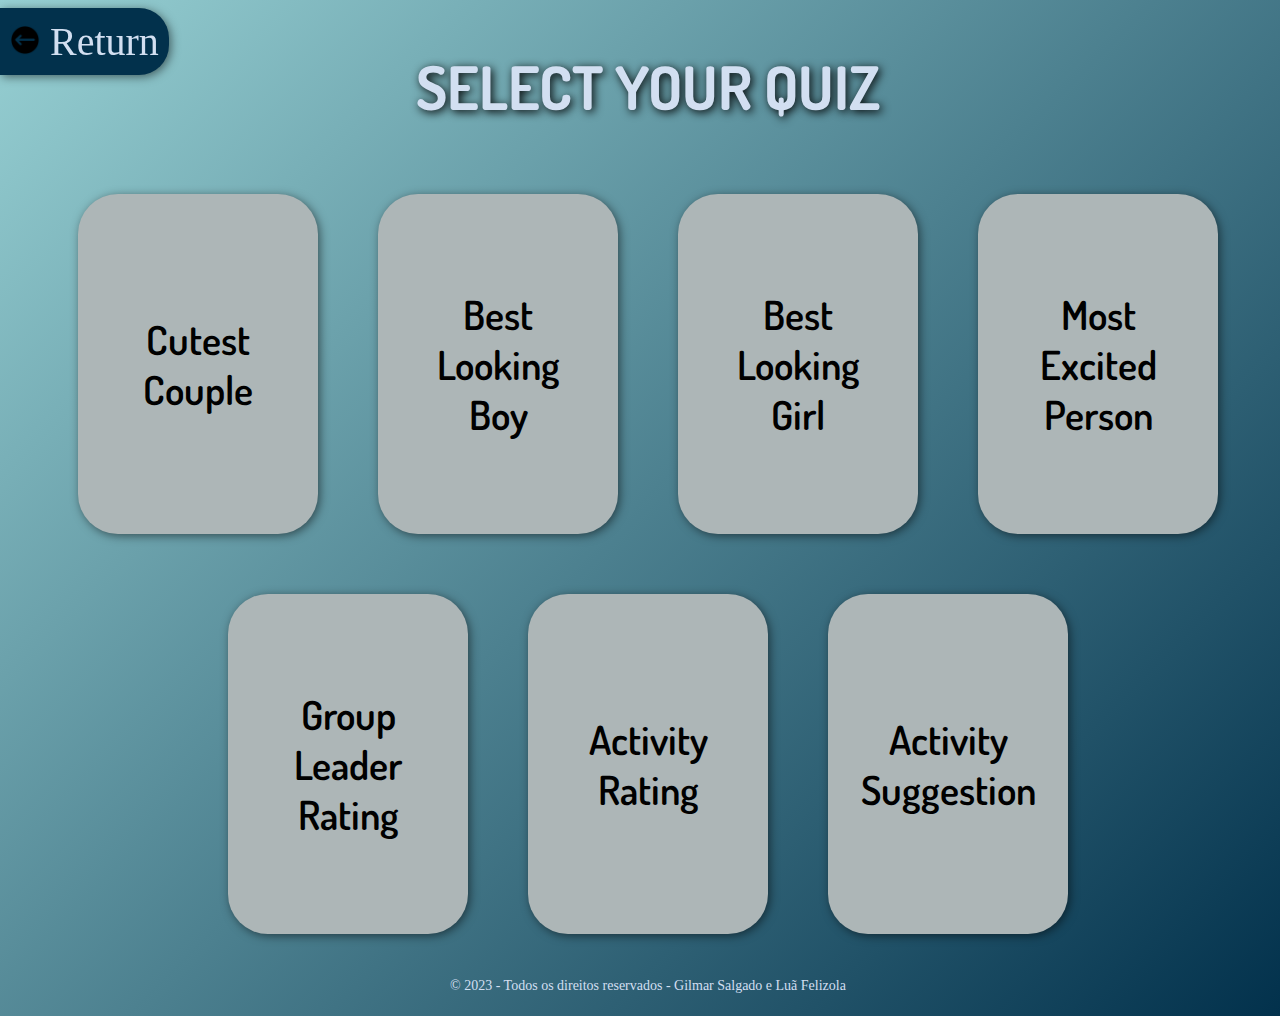
<file: pages/selectquiz.html>
<!DOCTYPE html>
<html lang="en">
<head>
    <meta charset="UTF-8">
    <meta name="viewport" content="width=device-width, initial-scale=1.0">
    <link href="../assets/css/selectquiz.css" rel="stylesheet">
    <link rel="preconnect" href="https://fonts.googleapis.com">
    <link rel="preconnect" href="https://fonts.gstatic.com" crossorigin>
    <link href="https://fonts.googleapis.com/css2?family=Dosis:wght@200..800&family=Protest+Revolution&display=swap" rel="stylesheet">
    <title>Select Your Quiz - Cumorah Who?</title>
</head>
<body>
    <body>
        <main id="main">
            <div>
                <a id="returnbutton" href="../index.html"> <img id="returnimg" src="../assets/img/back.png"> Return</a>
            </div>
            <div class="title">
                <h1>SELECT YOUR QUIZ</h1>
            </div>
            <div id="quiz_options">
                <div class="option"><a href="couples.html" class="select">Cutest Couple</a></div>
                <div class="option"><a href="bestlookingboy.html" class="select">Best Looking Boy</a></div>
                <div class="option"><a href="bestlookinggirl.html" class="select">Best Looking Girl</a></div>
                <div class="option"><a href="selectperson.html" class="select">Most Excited Person</a></div>
                <div class="option"><a href="selectperson.html" class="select">Group Leader Rating</a></div>
                <div class="option"><a href="selectperson.html" class="select">Activity Rating</a></div>
                <div class="option"><a href="selectperson.html" class="select">Activity Suggestion</a></div>            
            </div>
        </main>
    
    
        <footer>
             <p>&copy; 2023 - Todos os direitos reservados - Gilmar Salgado e Luã Felizola</p>
        </footer>
    </body>
    </html>
    
</body>
</html>
</file>
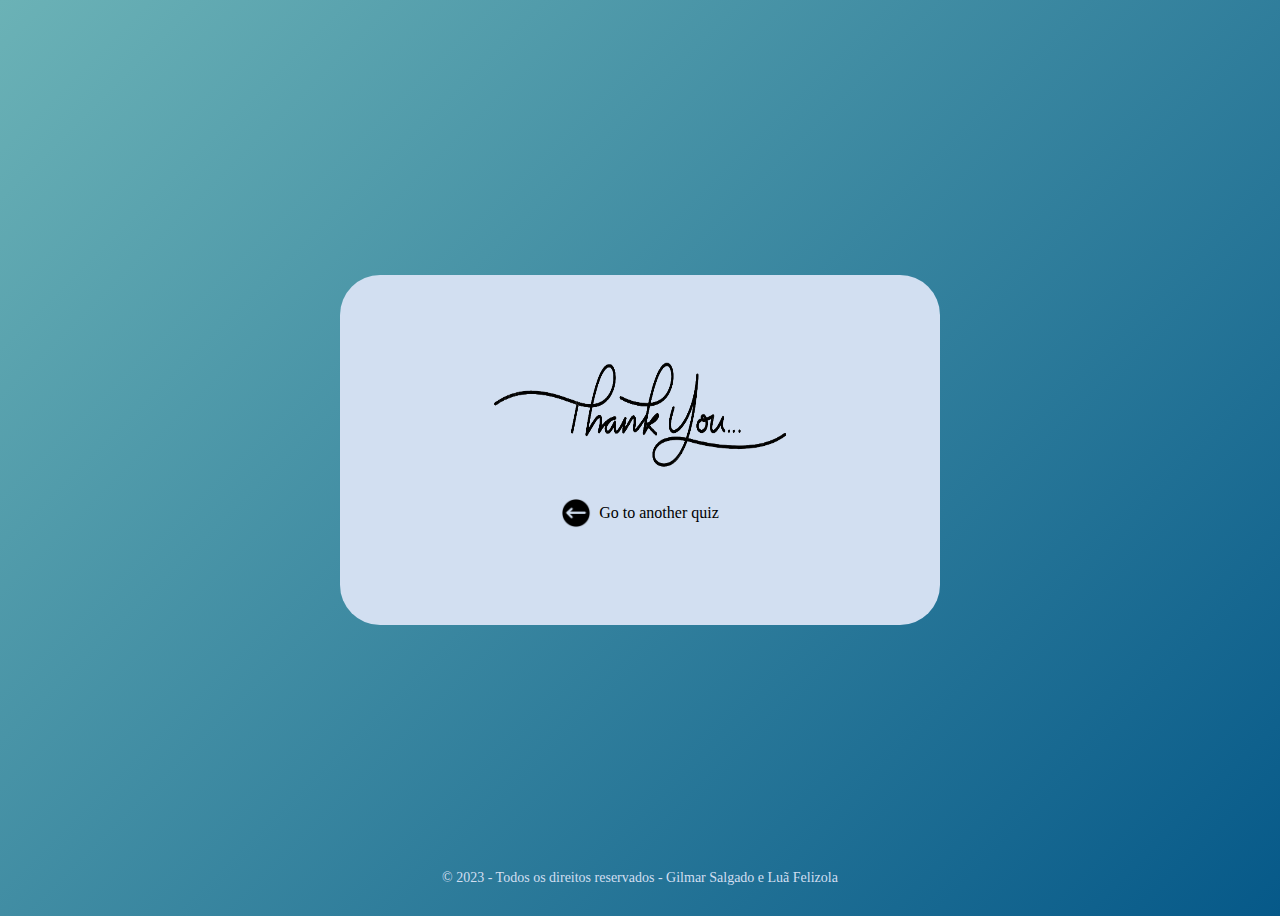
<file: pages/thankyou.html>
<!DOCTYPE html>
<html lang="en">
<head>
    <meta charset="UTF-8">
    <meta name="viewport" content="width=device-width, initial-scale=1.0">
    <link href="../assets/css/thankyou.css" rel="stylesheet">
    <title>Thank you! - Cumorah Who?</title>
</head>
<body>
    <main id="main">
        <div id="thankyouScreen">
            <div id="title"><img id="title_img" src="../assets/img/ty.png"></div>
            <div id="back_button">
                <a href="../pages/selectquiz.html"> <img id="back_button_img" src="../assets/img/back.png"> 
                <p>Go to another quiz</a></p>
            </div>
        </div>
    </main>


    <footer>
         <p>&copy; 2023 - Todos os direitos reservados - Gilmar Salgado e Luã Felizola</p>
    </footer>
</body>
</html>
</file>
<file: assets/css/index.css>
:root {
    --color_orange: #d35e2e;
    --color_white: #d2dff1;
    --color_blue: #065989;
    --color_lightblue: #6bb2b6;
    --color_gray: #adb6b7;
}

body {
    background-image: linear-gradient(135deg, var(--color_lightblue) , var(--color_blue));
    background-size: cover;
    background-repeat: no-repeat;
    height: 100vh;
}
#main{
    position: absolute;
    top: 50%;
    left: 50%;
    transform: translate(-50%, -50%);
}

#loginScreen {
    background-color: var(--color_white);
    width: 600px;
    height: 300px;
    display:flex;
    flex-direction: column;
    align-items: center;
    justify-content: center;
    border-radius: 40px;
}

#title{
    font-size: 50px;
    margin-bottom: 20px;
    display: flex;
    justify-content: center;
}

#title_img {
    width: 70%;
}

#username, #password {
    margin: 10px;
    box-shadow: 2px 2px 10px rgba(0, 0, 0, 0.5);
    
}
input{
    border: none;
    outline: none;
    width: 200px;
    height: 25px;
    font-size: 12px;
    padding-left: 10px;
}

#login{
    margin-top: 15px;
    padding: 8px 40px;
    background-color: var(--color_blue);
    color: var(--color_white);
    box-shadow: 2px 2px 10px rgba(0, 0, 0, 0.5);
    cursor: pointer;
}

#login:hover{
    background-color: var(--color_white);
    color: var(--color_blue);
 /* por transition and transform*/
}



footer{
    font-size: 14px;
    color: var(--color_white);
    position: absolute;
    bottom: 0;
    left: 50%;
    transform: translateX(-50%);
}
</file>
<file: assets/css/bestlookingboy.css>
/*{ outline: 1px solid red}*/

:root {
    --color_orange: #d35e2e;
    --color_white: #d2dff1;
    --color_blue: #02314c;
    --color_lightblue: #97d0d3;
    --color_gray: #adb6b7;
}

a {
    text-decoration: none;
    color: inherit;
}

body {
    background-image: linear-gradient(135deg, var(--color_lightblue) , var(--color_blue));
    background-size: cover;
    background-repeat: no-repeat;
    height: 100%; 
}

#topbuttons {
    display: flex;
    flex-direction: row;
    justify-content: space-between;
}

#returnbutton {
    position: fixed;
    left: 0px;
    color: var(--color_white);
    font-size: 40px;
    background-color: var(--color_blue);
    padding: 10px;
    border-top-right-radius: 30px;
    border-bottom-right-radius: 30px;
    box-shadow: 2px 2px 10px rgba(0, 0, 0, 0.5);
    transition: all 0.5s ease;

}

#returnbutton:hover {
    cursor: pointer;
    color: var(--color_white);
    font-size: 50px;
    background-color: var(--color_blue);
    padding: 15px 20px;
    border-top-right-radius: 50px;
    border-bottom-right-radius: 50px;
    box-shadow: 2px 2px 10px rgba(0, 0, 0, 0.5);
}

#returnimg{
    width: 30px;
}

.title{
    color: var(--color_white);
    font-family: "Dosis", sans-serif;
    font-size: 30px;
    display: flex;
    justify-content: center;
    width: 100%;
    text-shadow: 2px 2px 10px black;
}

#people_options {
    width: 100%;
    display: flex;
    flex-wrap: wrap;
    justify-content: center;
}

.option {
    display: flex;
    flex-direction: column;
    align-items: center;
    width: 200px;
    height: 300px;
    background-color: var(--color_gray);
    border-radius: 40px;
    margin: 30px;
    transition: all 0.5s ease;
    box-shadow: 2px 2px 10px rgba(0, 0, 0, 0.5);
}

.option:hover {
    width: 210px;
    height: 315px;
    cursor: pointer;
    outline: 6px solid var(--color_orange);
    box-shadow: 8px 8px 16px rgba(0, 0, 0, 0.5);
}

.option:active {
    filter: grayscale(100%) blur(5px);
}

.option_img {
    width: 100%;
    height: 75%;
    border-top-left-radius: 40px; 
    border-top-right-radius: 40px;
}

.select {
    font-family: "Dosis", sans-serif;
    font-weight: 600;
    font-size: 40px;
    width: 100%;
    height: 100%;
    display: flex;
    text-align: center;
    justify-content: center;
    align-items: center;
}

.option_name {
    font-size: 25px;
}

#vote_button_container {
    position: fixed;
    right: 0;
    top: 50%;
}

#vote_anchor {
    color: var(--color_white);
    font-size: 40px;
    background-color: var(--color_blue);
    padding: 10px;
    border-top-left-radius: 30px;
    border-bottom-left-radius: 30px;
    box-shadow: 2px 2px 10px rgba(0, 0, 0, 0.5);
    transition: all 0.5s ease;
}

#vote_anchor:hover {
    cursor: pointer;
    color: var(--color_white);
    font-size: 60px;
    background-color: var(--color_blue);
    padding: 25px 50px;
    border-top-left-radius: 50px;
    border-bottom-left-radius: 50px;
    box-shadow: 2px 2px 10px rgba(0, 0, 0, 0.5);
}


footer{
    font-size: 14px;
    color: var(--color_white);
    display: flex;
    justify-content: center;
}
</file>
<file: assets/css/bestlookinggirl.css>
/*{ outline: 1px solid red}*/

:root {
    --color_orange: #d35e2e;
    --color_white: #d2dff1;
    --color_blue: #02314c;
    --color_lightblue: #97d0d3;
    --color_gray: #adb6b7;
}

a {
    text-decoration: none;
    color: inherit;
}

body {
    background-image: linear-gradient(135deg, var(--color_lightblue) , var(--color_blue));
    background-size: cover;
    background-repeat: no-repeat;
    height: 100%; 
}

#topbuttons {
    display: flex;
    flex-direction: row;
    justify-content: space-between;
}

#returnbutton {
    position: fixed;
    left: 0px;
    color: var(--color_white);
    font-size: 40px;
    background-color: var(--color_blue);
    padding: 10px;
    border-top-right-radius: 30px;
    border-bottom-right-radius: 30px;
    box-shadow: 2px 2px 10px rgba(0, 0, 0, 0.5);
    transition: all 0.5s ease;

}

#returnbutton:hover {
    cursor: pointer;
    color: var(--color_white);
    font-size: 50px;
    background-color: var(--color_blue);
    padding: 15px 20px;
    border-top-right-radius: 50px;
    border-bottom-right-radius: 50px;
    box-shadow: 2px 2px 10px rgba(0, 0, 0, 0.5);
}

#returnimg{
    width: 30px;
}

.title{
    color: var(--color_white);
    font-family: "Dosis", sans-serif;
    font-size: 30px;
    display: flex;
    justify-content: center;
    width: 100%;
    text-shadow: 2px 2px 10px black;
}

#people_options {
    width: 100%;
    display: flex;
    flex-wrap: wrap;
    justify-content: center;
}

.option {
    display: flex;
    flex-direction: column;
    align-items: center;
    width: 200px;
    height: 300px;
    background-color: var(--color_gray);
    border-radius: 40px;
    margin: 30px;
    transition: all 0.5s ease;
    box-shadow: 2px 2px 10px rgba(0, 0, 0, 0.5);
}

.option:hover {
    width: 210px;
    height: 315px;
    cursor: pointer;
    outline: 6px solid var(--color_orange);
    box-shadow: 8px 8px 16px rgba(0, 0, 0, 0.5);
}

.option:active {
    filter: grayscale(100%) blur(5px);
}

.option_img {
    width: 100%;
    height: 75%;
    border-top-left-radius: 40px; 
    border-top-right-radius: 40px;
}

.select {
    font-family: "Dosis", sans-serif;
    font-weight: 600;
    font-size: 40px;
    width: 100%;
    height: 100%;
    display: flex;
    text-align: center;
    justify-content: center;
    align-items: center;
}

.option_name {
    font-size: 25px;
}

#vote_button_container {
    position: fixed;
    right: 0;
    top: 50%;
}

#vote_anchor {
    color: var(--color_white);
    font-size: 40px;
    background-color: var(--color_blue);
    padding: 10px;
    border-top-left-radius: 30px;
    border-bottom-left-radius: 30px;
    box-shadow: 2px 2px 10px rgba(0, 0, 0, 0.5);
    transition: all 0.5s ease;
}

#vote_anchor:hover {
    cursor: pointer;
    color: var(--color_white);
    font-size: 60px;
    background-color: var(--color_blue);
    padding: 25px 50px;
    border-top-left-radius: 50px;
    border-bottom-left-radius: 50px;
    box-shadow: 2px 2px 10px rgba(0, 0, 0, 0.5);
}


footer{
    font-size: 14px;
    color: var(--color_white);
    display: flex;
    justify-content: center;
}
</file>
<file: assets/css/selectperson.css>
/*{ outline: 1px solid red}*/

:root {
    --color_orange: #d35e2e;
    --color_white: #d2dff1;
    --color_blue: #02314c;
    --color_lightblue: #97d0d3;
    --color_gray: #adb6b7;
}

a {
    text-decoration: none;
    color: inherit;
}

body {
    background-image: linear-gradient(135deg, var(--color_lightblue) , var(--color_blue));
    background-size: cover;
    background-repeat: no-repeat;
    height: 100%; 
}

#topbuttons {
    display: flex;
    flex-direction: row;
    justify-content: space-between;
}

#returnbutton {
    position: fixed;
    left: 0px;
    color: var(--color_white);
    font-size: 40px;
    background-color: var(--color_blue);
    padding: 10px;
    border-top-right-radius: 30px;
    border-bottom-right-radius: 30px;
    box-shadow: 2px 2px 10px rgba(0, 0, 0, 0.5);
    transition: all 0.5s ease;

}

#returnbutton:hover {
    cursor: pointer;
    color: var(--color_white);
    font-size: 50px;
    background-color: var(--color_blue);
    padding: 15px 20px;
    border-top-right-radius: 50px;
    border-bottom-right-radius: 50px;
    box-shadow: 2px 2px 10px rgba(0, 0, 0, 0.5);
}

#returnimg{
    width: 30px;
}

.title{
    color: var(--color_white);
    font-family: "Dosis", sans-serif;
    font-size: 30px;
    display: flex;
    justify-content: center;
    width: 100%;
    text-shadow: 2px 2px 10px black;
}

#people_options {
    width: 100%;
    display: flex;
    flex-wrap: wrap;
    justify-content: center;
}

.option {
    display: flex;
    flex-direction: column;
    align-items: center;
    width: 200px;
    height: 300px;
    background-color: var(--color_gray);
    border-radius: 40px;
    margin: 30px;
    transition: all 0.5s ease;
    box-shadow: 2px 2px 10px rgba(0, 0, 0, 0.5);
}

.option:hover {
    width: 210px;
    height: 315px;
    cursor: pointer;
    outline: 6px solid var(--color_orange);
    box-shadow: 8px 8px 16px rgba(0, 0, 0, 0.5);
}

.option:active {
    filter: grayscale(100%) blur(5px);
}

.option_img {
    width: 100%;
    height: 75%;
    border-top-left-radius: 40px; 
    border-top-right-radius: 40px;
}

.select {
    font-family: "Dosis", sans-serif;
    font-weight: 600;
    font-size: 40px;
    width: 100%;
    height: 100%;
    display: flex;
    text-align: center;
    justify-content: center;
    align-items: center;
}

.option_name {
    font-size: 25px;
}

#vote_button_container {
    position: fixed;
    right: 0;
    top: 50%;
}

#vote_anchor {
    color: var(--color_white);
    font-size: 40px;
    background-color: var(--color_blue);
    padding: 10px;
    border-top-left-radius: 30px;
    border-bottom-left-radius: 30px;
    box-shadow: 2px 2px 10px rgba(0, 0, 0, 0.5);
    transition: all 0.5s ease;
}

#vote_anchor:hover {
    cursor: pointer;
    color: var(--color_white);
    font-size: 60px;
    background-color: var(--color_blue);
    padding: 25px 50px;
    border-top-left-radius: 50px;
    border-bottom-left-radius: 50px;
    box-shadow: 2px 2px 10px rgba(0, 0, 0, 0.5);
}


footer{
    font-size: 14px;
    color: var(--color_white);
    display: flex;
    justify-content: center;
}
</file>
<file: assets/css/forgotpassword.css>
:root {
    --color_orange: #d35e2e;
    --color_white: #d2dff1;
    --color_blue: #065989;
    --color_lightblue: #6bb2b6;
    --color_gray: #adb6b7;
}

a {
    text-decoration: none;
    color: inherit;
}

body {
    background-image: linear-gradient(135deg, var(--color_lightblue) , var(--color_blue));
    background-size: cover;
    background-repeat: no-repeat;
    height: 100vh;
}
#main{
    position: absolute;
    top: 50%;
    left: 50%;
    transform: translate(-50%, -50%);
}

#loginScreen {
    background-color: var(--color_white);
    width: 600px;
    height: 350px;
    display:flex;
    flex-direction: column;
    align-items: center;
    justify-content: center;
    border-radius: 40px;
}

#title{
    font-size: 50px;
    margin-bottom: 20px;
    display: flex;
    justify-content: center;
}

#title_img {
    width: 70%;
}

#username, #password {
    margin: 10px;
    box-shadow: 2px 2px 10px rgba(0, 0, 0, 0.5);
    
}
input{
    border: none;
    outline: none;
    width: 200px;
    height: 25px;
    font-size: 12px;
    padding-left: 10px;
}

#forgot_password {
    color: var(--color_blue);
}

#return_send {
    display: flex;
}

#login{
    margin: 0px 30px;
    margin-top: 15px;
    padding: 8px 40px;
    background-color: var(--color_blue);
    color: var(--color_white);
    box-shadow: 2px 2px 10px rgba(0, 0, 0, 0.5);
    cursor: pointer;
    border-radius: 30px;
    border: 3px solid var(--color_blue);
}

#login:hover{
    background-color: var(--color_white);
    color: var(--color_blue);
    border: 3px solid var(--color_blue);
    border-radius: 30px;
 /* por transition and transform*/
}



footer{
    font-size: 14px;
    color: var(--color_white);
    position: absolute;
    bottom: 0;
    left: 50%;
    transform: translateX(-50%);
}
</file>
<file: assets/css/register.css>
:root {
    --color_orange: #d35e2e;
    --color_white: #d2dff1;
    --color_blue: #065989;
    --color_lightblue: #6bb2b6;
    --color_gray: #adb6b7;
}

a {
    text-decoration: none;
    color: inherit;
}

body {
    background-image: linear-gradient(135deg, var(--color_lightblue) , var(--color_blue));
    background-size: cover;
    background-repeat: no-repeat;
    height: 100vh;
}
#main{
    position: absolute;
    top: 50%;
    left: 50%;
    transform: translate(-50%, -50%);
}

#registerScreen {
    background-color: var(--color_white);
    width: 600px;
    height: 350px;
    display:flex;
    flex-direction: column;
    align-items: center;
    justify-content: center;
    border-radius: 40px;
}

#title{
    font-size: 50px;
    margin-bottom: 20px;
    display: flex;
    justify-content: center;
}

#title_img {
    width: 70%;
}

#username, #password {
    margin: 10px;
    box-shadow: 2px 2px 10px rgba(0, 0, 0, 0.5);
    
}
input{
    margin: 5px;
    border: none;
    outline: none;
    width: 200px;
    height: 25px;
    font-size: 12px;
    padding-left: 10px;
    box-shadow: 2px 2px 10px rgba(0, 0, 0, 0.5);

}

#return_register {
    padding-top: 10px;
    display: flex;
}

#login{
    margin: 0px 30px;
    margin-top: 15px;
    padding: 8px 40px;
    background-color: var(--color_blue);
    color: var(--color_white);
    box-shadow: 2px 2px 10px rgba(0, 0, 0, 0.5);
    cursor: pointer;
    border-radius: 30px;
    border: 3px solid var(--color_blue);
}

#login:hover{
    background-color: var(--color_white);
    color: var(--color_blue);
    border: 3px solid var(--color_blue);
    border-radius: 30px;
 /* por transition and transform*/
}



footer{
    font-size: 14px;
    color: var(--color_white);
    position: absolute;
    bottom: 0;
    left: 50%;
    transform: translateX(-50%);
}
</file>
<file: assets/css/selectquiz.css>
/**{ outline: 1px solid red}*/

:root {
    --color_orange: #d35e2e;
    --color_white: #d2dff1;
    --color_blue: #02314c;
    --color_lightblue: #97d0d3;
    --color_gray: #adb6b7;
}

a {
    text-decoration: none;
    color: inherit;
}

body {
    background-image: linear-gradient(135deg, var(--color_lightblue) , var(--color_blue));
    background-size: cover;
    background-repeat: no-repeat;
    height: 100%; 
    width: 100%;
}

#returnbutton {
    position: fixed;
    left: 0px;
    color: var(--color_white);
    font-size: 40px;
    background-color: var(--color_blue);
    padding: 10px;
    border-top-right-radius: 30px;
    border-bottom-right-radius: 30px;
    box-shadow: 2px 2px 10px rgba(0, 0, 0, 0.5);
    transition: all 0.5s ease;

}

#returnbutton:hover {
    cursor: pointer;
    color: var(--color_white);
    font-size: 50px;
    background-color: var(--color_blue);
    padding: 15px 20px;
    border-top-right-radius: 50px;
    border-bottom-right-radius: 50px;
    box-shadow: 2px 2px 10px rgba(0, 0, 0, 0.5);
}

#returnimg{
    width: 30px;
}

.title{
    color: var(--color_white);
    font-family: "Dosis", sans-serif;
    font-size: 30px;
    display: flex;
    justify-content: center;
    width: 100%;
    text-shadow: 2px 2px 10px black;
    display: flex;
    flex-direction: row;
    align-items: center;
}

#quiz_options {
    width: 100%;
    display: flex;
    flex-wrap: wrap;
    justify-content: center;
}

.option {
    width: 200px;
    height: 300px;
    background-color: var(--color_gray);
    border-radius: 40px;
    padding: 20px;
    margin: 30px;
    display: flex;
    justify-content: center;
    align-items: center;
    transition: all 0.5s ease;
    box-shadow: 2px 2px 10px rgba(0, 0, 0, 0.5);
}

.option:hover {
    width: 210px;
    height: 315px;
    cursor: pointer;
    outline: 6px solid var(--color_orange);
    box-shadow: 8px 8px 16px rgba(0, 0, 0, 0.5);
}

.select {
    font-family: "Dosis", sans-serif;
    font-weight: 600;
    font-size: 40px;
    width: 100px;
    height: 200px;
    display: flex;
    text-align: center;
    justify-content: center;
    align-items: center;
}



footer{
    font-size: 14px;
    color: var(--color_white);
    display: flex;
    justify-content: center;
}
</file>
<file: assets/css/thankyou.css>
:root {
    --color_orange: #d35e2e;
    --color_white: #d2dff1;
    --color_blue: #065989;
    --color_lightblue: #6bb2b6;
    --color_gray: #adb6b7;
}

a {
    text-decoration: none;
    color: inherit;
}

body {
    background-image: linear-gradient(135deg, var(--color_lightblue) , var(--color_blue));
    background-size: cover;
    background-repeat: no-repeat;
    height: 100vh;
}
#main{
    position: absolute;
    top: 50%;
    left: 50%;
    transform: translate(-50%, -50%);
}

#thankyouScreen {
    background-color: var(--color_white);
    width: 600px;
    height: 350px;
    display:flex;
    flex-direction: column;
    align-items: center;
    justify-content: center;
    border-radius: 40px;
}

#title{
    font-size: 50px;
    margin-bottom: 20px;
    display: flex;
    justify-content: center;
}

#title_img {
    width: 70%;
}

#back_button {
    display: flex;
    align-items: center;
    transition: all 0.9s ease;
    border-radius: 30px;

}

#back_button_img {
    width: 30px;
    margin-right: 8px;
    margin-top: 4px;
}

#back_button:hover {
    color: var(--color_white);
    background-image: linear-gradient(135deg, var(--color_lightblue) , var(--color_blue));
    cursor: pointer;
    padding-left: 8px;
    padding-right: 10px;
    border-radius: 30px;
    
}

footer{
    font-size: 14px;
    color: var(--color_white);
    position: absolute;
    bottom: 0;
    left: 50%;
    transform: translateX(-50%);
}
</file>
